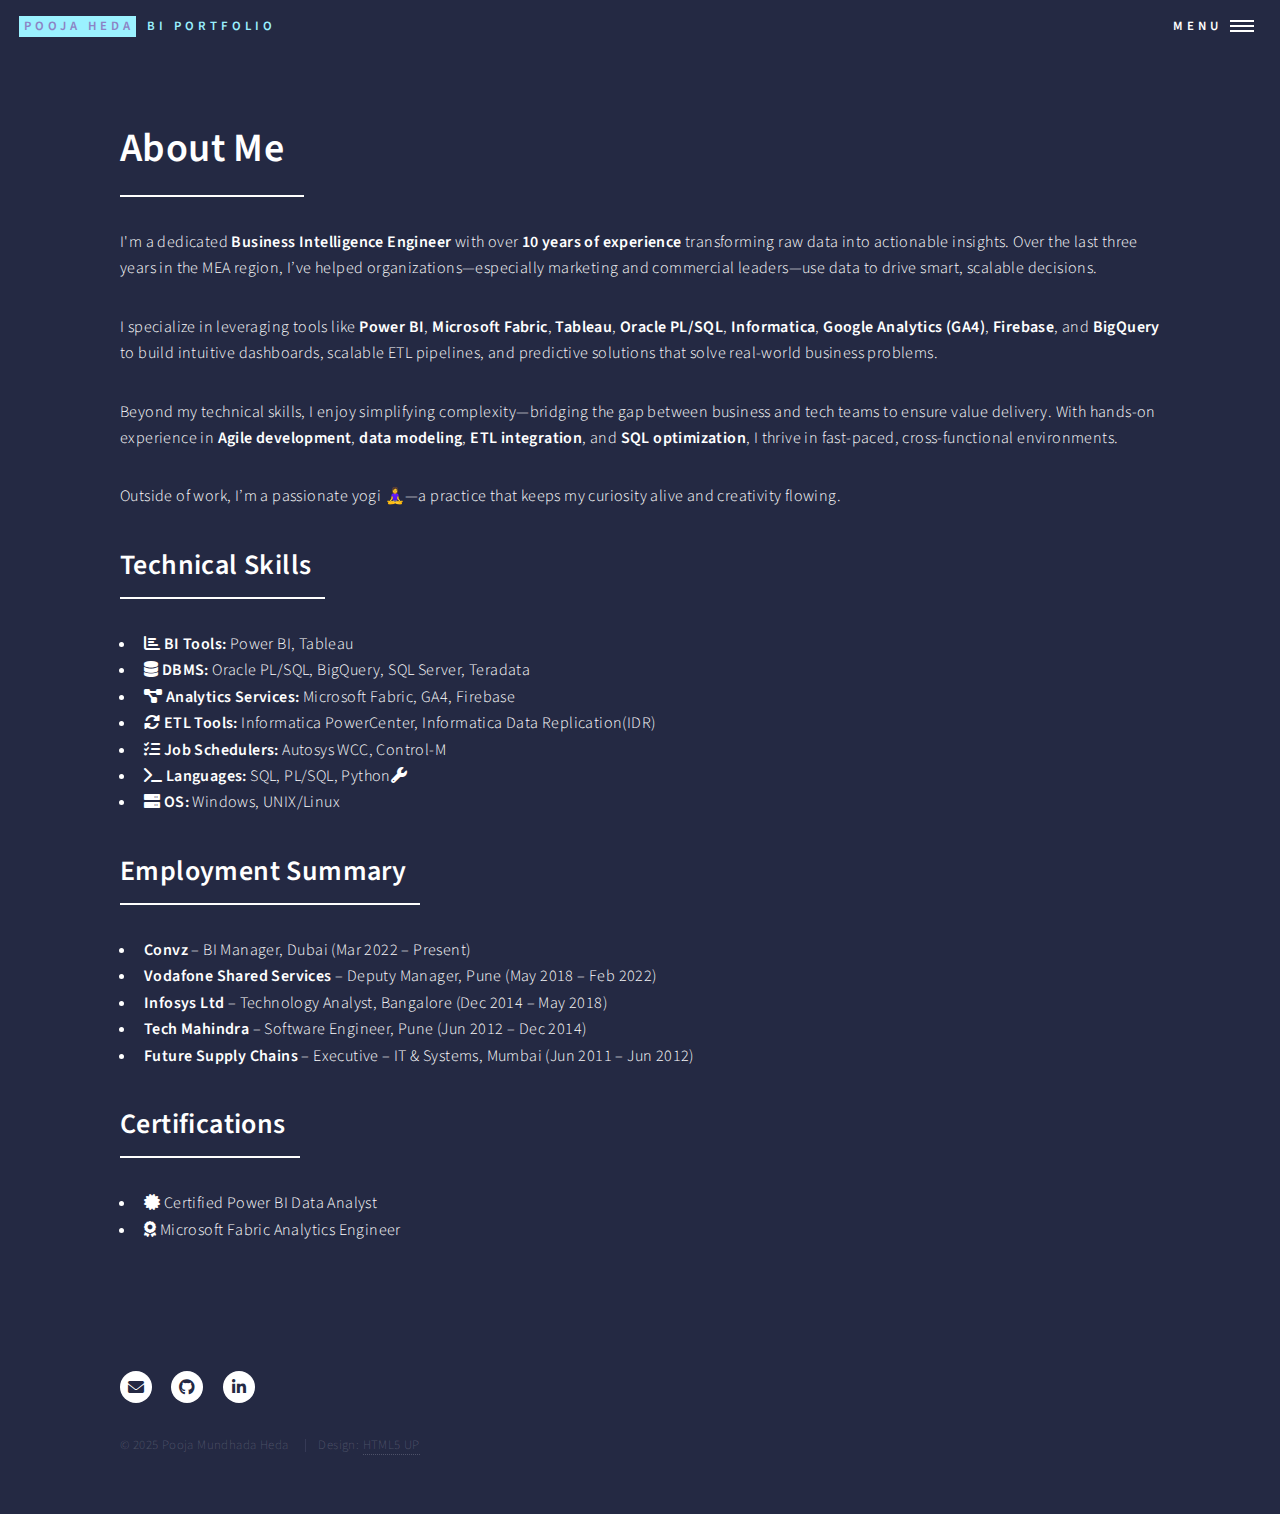
<file: about.html>
<!DOCTYPE HTML>
<html>
<head>
  <title>About - Pooja Mundhada Heda</title>
  <meta charset="utf-8" />
  <meta name="viewport" content="width=device-width, initial-scale=1, user-scalable=no" />
  <link rel="stylesheet" href="assets/css/main.css" />
  <link rel="stylesheet" href="https://cdnjs.cloudflare.com/ajax/libs/font-awesome/6.0.0-beta3/css/all.min.css" />
  <noscript><link rel="stylesheet" href="assets/css/noscript.css" /></noscript>
</head>
<body class="is-preload">
  <div id="wrapper">

    <!-- Header -->
    <header id="header" class="alt style2">
      <a href="index.html" class="logo"><strong>Pooja Heda</strong> <span>BI Portfolio</span></a>
      <nav><a href="#menu">Menu</a></nav>
    </header>

    <!-- Menu -->
    <nav id="menu">
      <ul class="links">
        <li><a href="index.html">Home</a></li>
        <li><a href="index.html#projects">Projects</a></li>
        <li><a href="#footer">Contact</a></li>
      </ul>
    </nav>

    <!-- Main Content -->
    <section id="one">
      <div class="inner">
        <header class="major">
          <h1>About Me</h1>
        </header>

        <p>
          I'm a dedicated <strong>Business Intelligence Engineer</strong> with over <strong>10 years of experience</strong> transforming raw data into actionable insights. Over the last three years in the MEA region, I’ve helped organizations—especially marketing and commercial leaders—use data to drive smart, scalable decisions.
        </p>

        <p>
          I specialize in leveraging tools like <strong>Power BI</strong>, <strong>Microsoft Fabric</strong>, <strong>Tableau</strong>, <strong>Oracle PL/SQL</strong>, <strong>Informatica</strong>, <strong>Google Analytics (GA4)</strong>, <strong>Firebase</strong>, and <strong>BigQuery</strong> to build intuitive dashboards, scalable ETL pipelines, and predictive solutions that solve real-world business problems.
        </p>

        <p>
          Beyond my technical skills, I enjoy simplifying complexity—bridging the gap between business and tech teams to ensure value delivery. With hands-on experience in <strong>Agile development</strong>, <strong>data modeling</strong>, <strong>ETL integration</strong>, and <strong>SQL optimization</strong>, I thrive in fast-paced, cross-functional environments.
        </p>

        <p>
          Outside of work, I’m a passionate yogi 🧘‍♀️—a practice that keeps my curiosity alive and creativity flowing.
        </p>

        <header class="major">
          <h2>Technical Skills</h2>
        </header>
        <ul>
          <li><i class="fas fa-chart-bar"></i> <strong>BI Tools:</strong> Power BI, Tableau</li>
          <li><i class="fas fa-database"></i> <strong>DBMS:</strong> Oracle PL/SQL, BigQuery, SQL Server, Teradata</li>
          <li><i class="fas fa-project-diagram"></i> <strong>Analytics Services:</strong> Microsoft Fabric, GA4, Firebase</li>
          <li><i class="fas fa-sync-alt"></i> <strong>ETL Tools:</strong> Informatica PowerCenter, Informatica Data Replication(IDR)</li>
          <li><i class="fas fa-tasks"></i> <strong>Job Schedulers:</strong> Autosys WCC, Control-M</li>
          <li><i class="fas fa-terminal"></i> <strong>Languages:</strong> SQL, PL/SQL, Python<i class="fas fa-wrench"></i></li>
          <li><i class="fas fa-server"></i> <strong>OS:</strong> Windows, UNIX/Linux</li>
        </ul>

        <header class="major">
          <h2>Employment Summary</h2>
        </header>
        <ul>
          <li><strong>Convz</strong> – BI Manager, Dubai (Mar 2022 – Present)</li>
          <li><strong>Vodafone Shared Services</strong> – Deputy Manager, Pune (May 2018 – Feb 2022)</li>
          <li><strong>Infosys Ltd</strong> – Technology Analyst, Bangalore (Dec 2014 – May 2018)</li>
          <li><strong>Tech Mahindra</strong> – Software Engineer, Pune (Jun 2012 – Dec 2014)</li>
          <li><strong>Future Supply Chains</strong> – Executive – IT & Systems, Mumbai (Jun 2011 – Jun 2012)</li>
        </ul>

        <header class="major">
          <h2>Certifications</h2>
        </header>
        <ul>
          <li><i class="fas fa-certificate"></i> Certified Power BI Data Analyst</li>
          <li><i class="fas fa-award"></i> Microsoft Fabric Analytics Engineer</li>
        </ul>
      </div>
    </section>

    <!-- Footer -->
    <footer id="footer">
      <div class="inner">
        <ul class="icons">
          <li><a href="mailto:mundhada.pooja@gmail.com" class="icon solid alt fa-envelope"><span class="label">Email</span></a></li>
          <li><a href="https://github.com/poojamundhada" class="icon brands alt fa-github"><span class="label">GitHub</span></a></li>
          <li><a href="https://www.linkedin.com/in/pooja-mundhada/" class="icon brands alt fa-linkedin-in"><span class="label">LinkedIn</span></a></li>
        </ul>
        <ul class="copyright">
          <li>&copy; 2025 Pooja Mundhada Heda</li>
          <li>Design: <a href="https://html5up.net">HTML5 UP</a></li>
        </ul>
      </div>
    </footer>

  </div>

  <!-- Scripts -->
  <script src="assets/js/jquery.min.js"></script>
  <script src="assets/js/jquery.scrolly.min.js"></script>
  <script src="assets/js/jquery.scrollex.min.js"></script>
  <script src="assets/js/browser.min.js"></script>
  <script src="assets/js/breakpoints.min.js"></script>
  <script src="assets/js/util.js"></script>
  <script src="assets/js/main.js"></script>
</body>
</html>
</file>
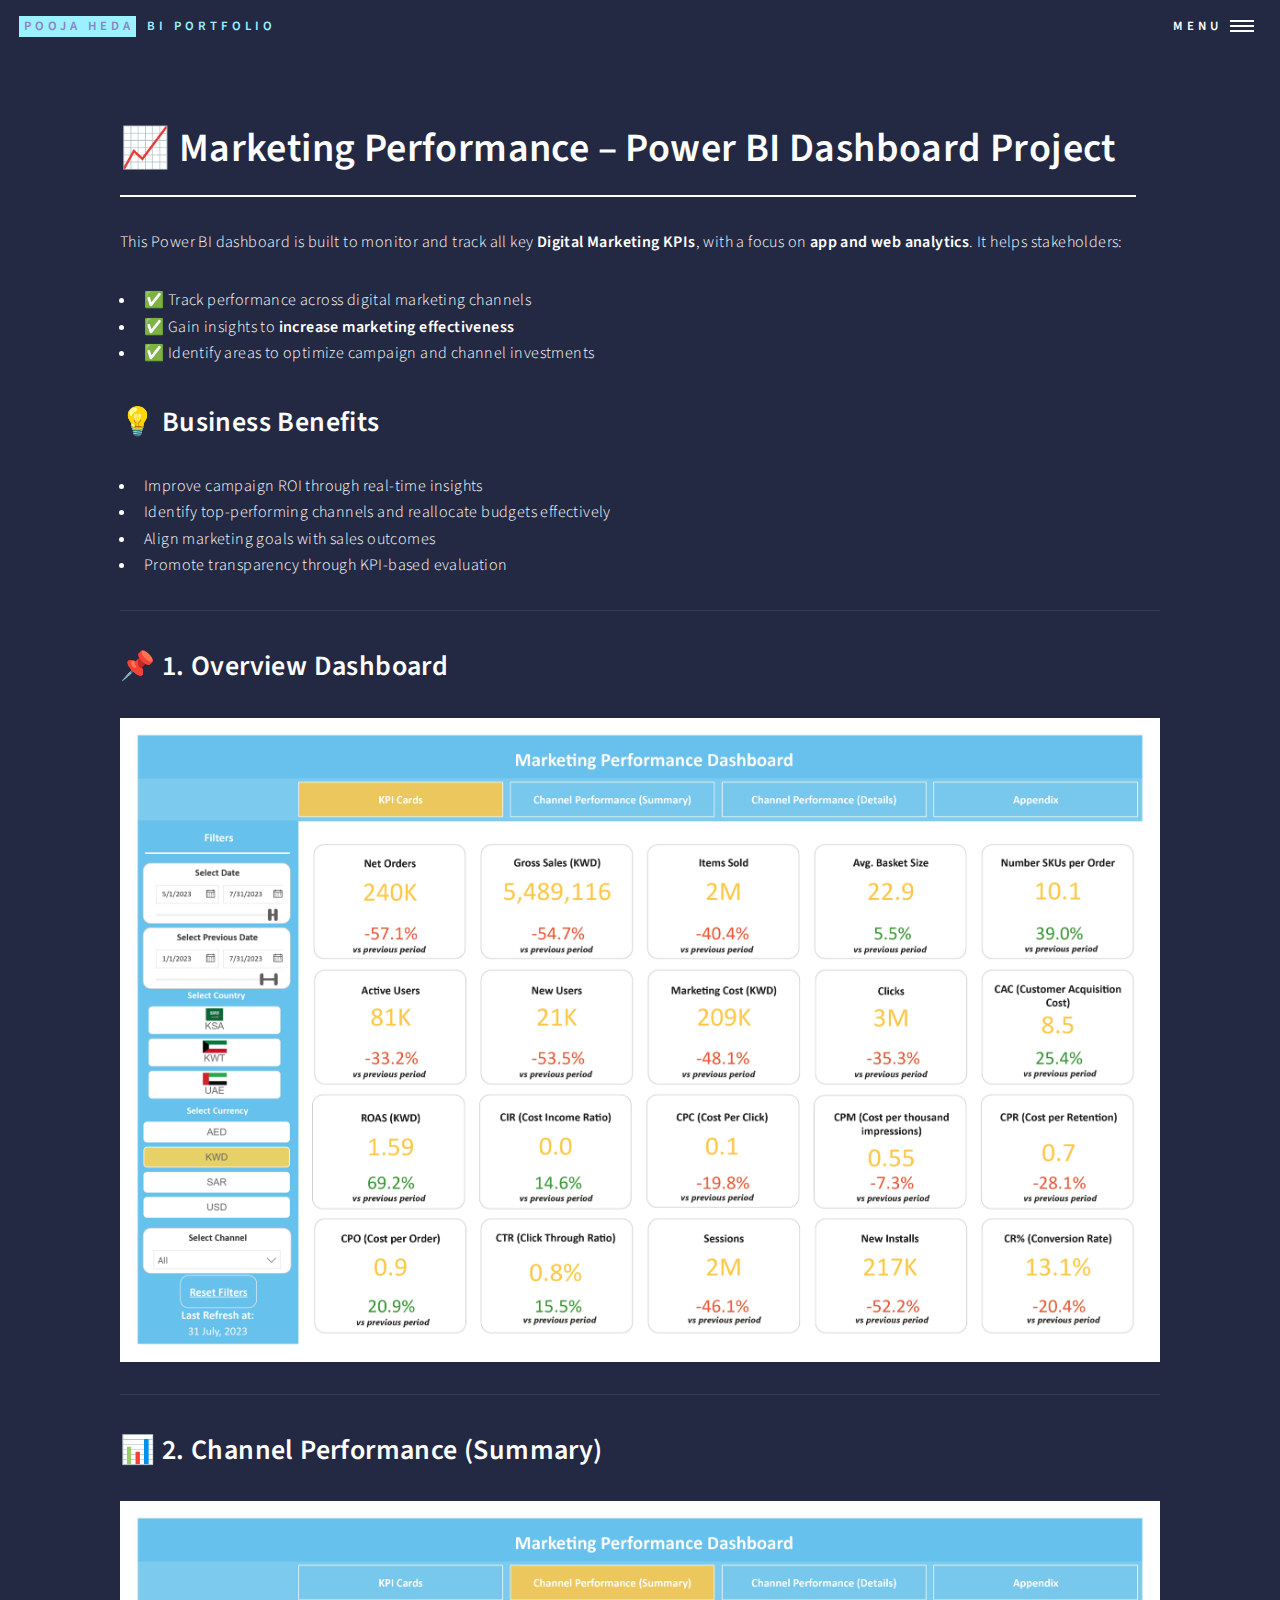
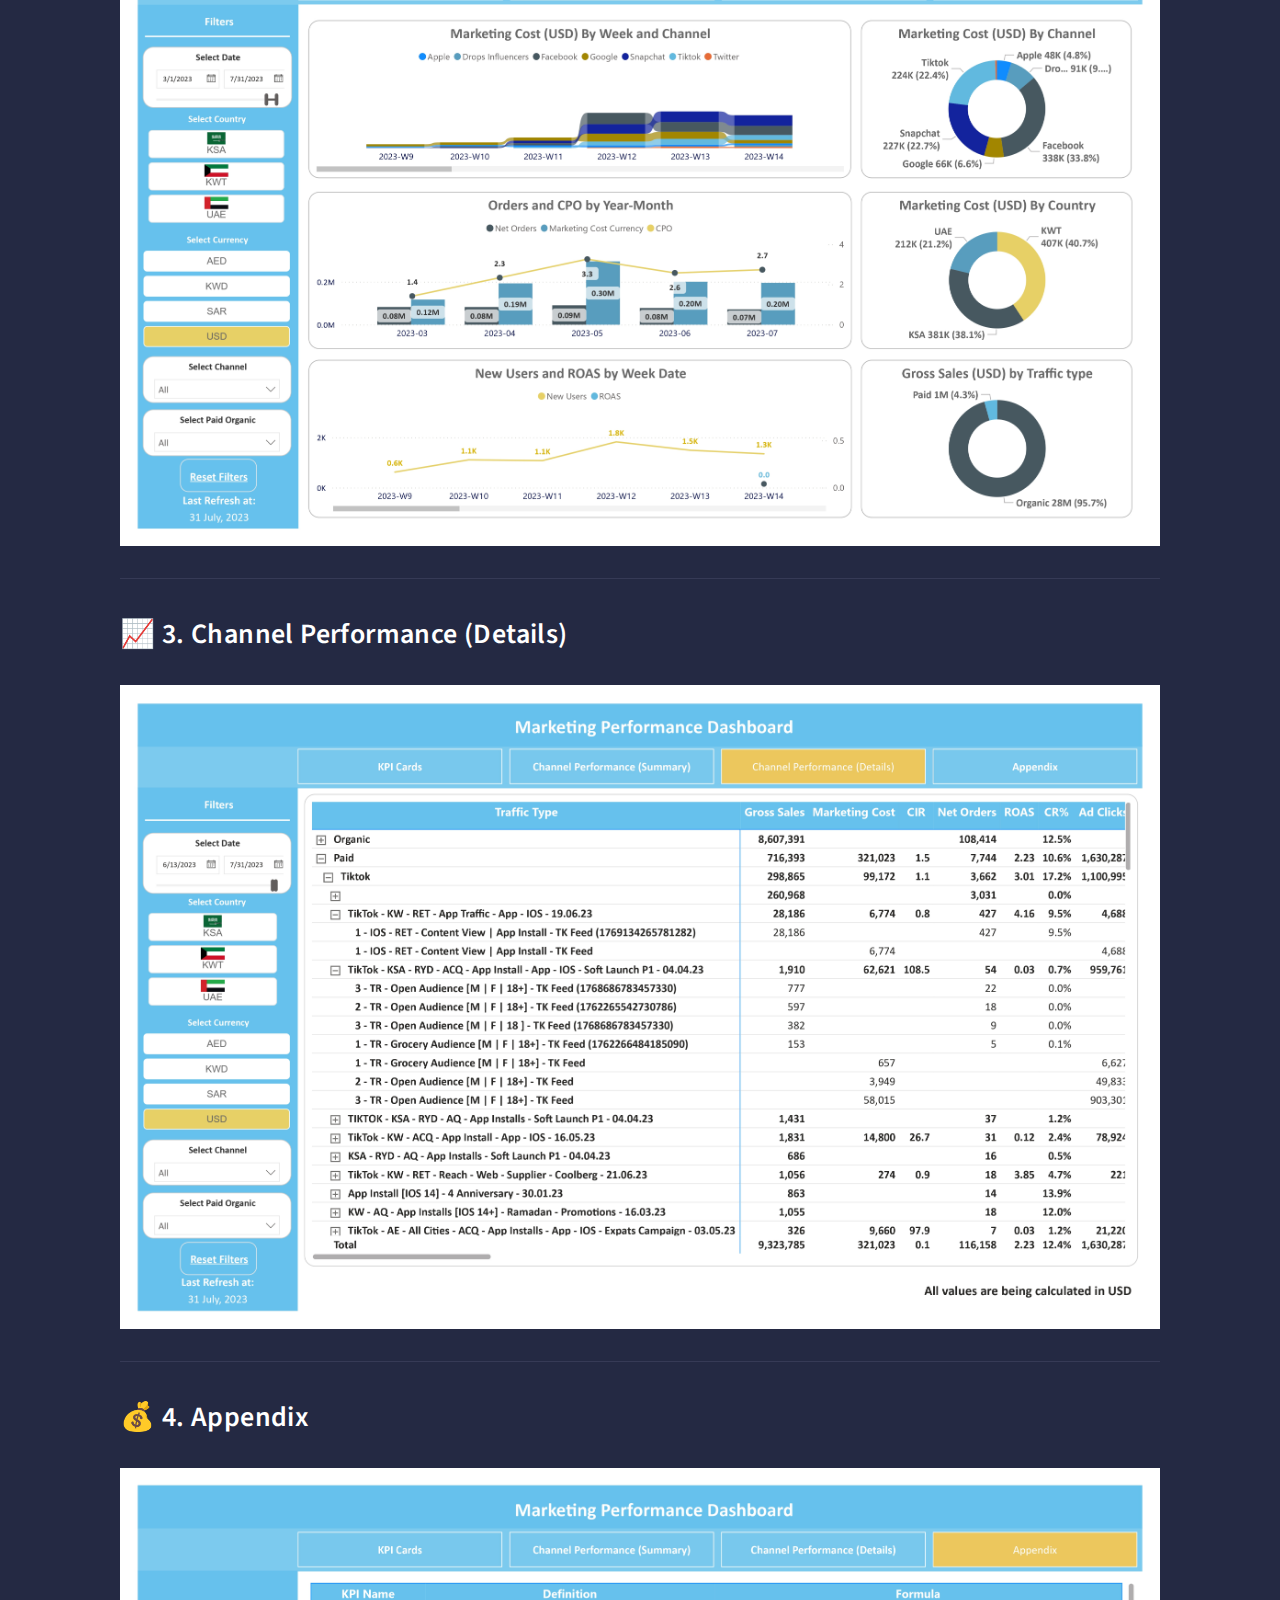
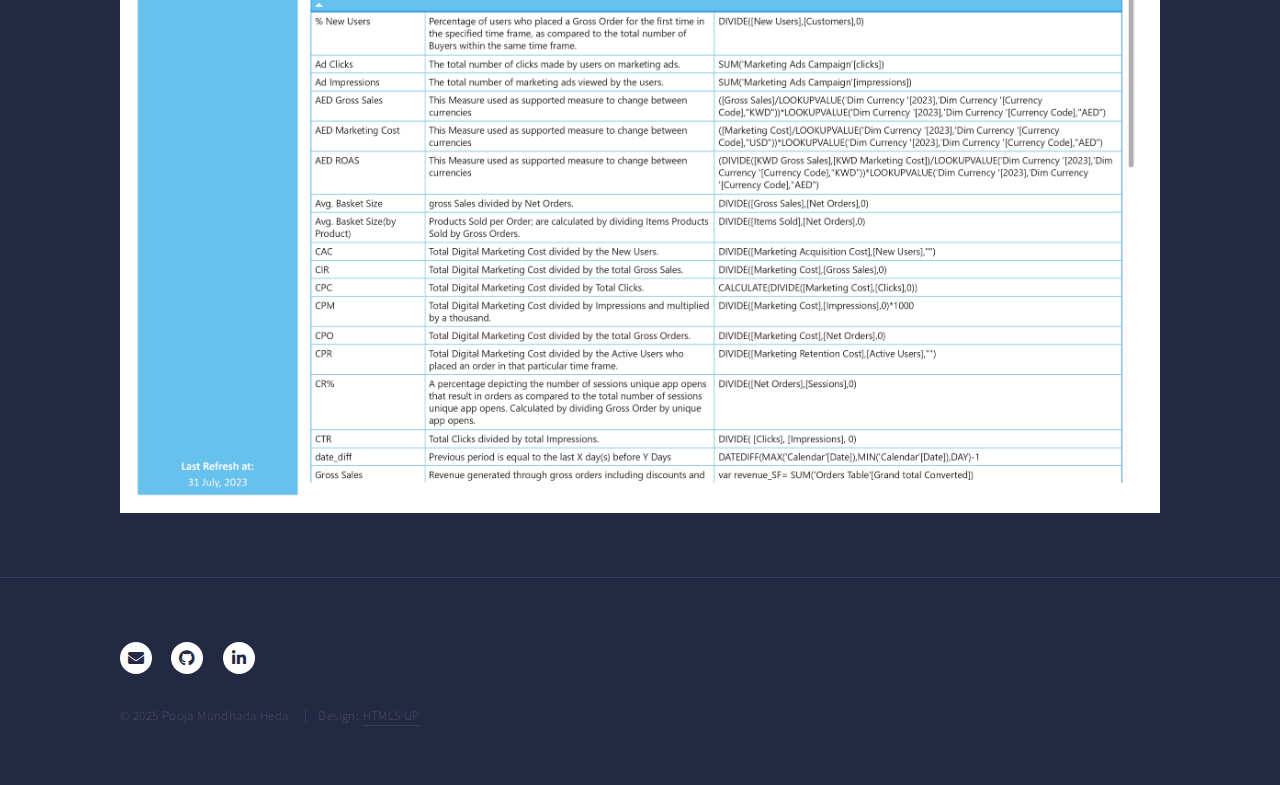
<file: marketing.html>
<!DOCTYPE HTML>
<html>
<head>
  <title>📈 Marketing Performance – Power BI Dashboard</title>
  <meta charset="utf-8" />
  <meta name="viewport" content="width=device-width, initial-scale=1, user-scalable=no" />
  <link rel="stylesheet" href="assets/css/main.css" />
  <noscript><link rel="stylesheet" href="assets/css/noscript.css" /></noscript>
</head>
<body class="is-preload">

  <div id="wrapper">

    <!-- Header -->
    <header id="header" class="alt style2">
      <a href="index.html" class="logo"><strong>Pooja Heda</strong> <span>BI Portfolio</span></a>
      <nav><a href="#menu">Menu</a></nav>
    </header>

    <!-- Menu -->
    <nav id="menu">
      <ul class="links">
        <li><a href="index.html">Home</a></li>
        <li><a href="about.html">About</a></li>
        <li><a href="#footer">Contact</a></li>
      </ul>
    </nav>

    <!-- Main -->
    <div id="main" class="alt">
      <section id="one">
        <div class="inner">
          <header class="major">
            <h1>📈 Marketing Performance – Power BI Dashboard Project</h1>
          </header>

          <p>This Power BI dashboard is built to monitor and track all key <strong>Digital Marketing KPIs</strong>, with a focus on <strong>app and web analytics</strong>. It helps stakeholders:</p>
          <ul>
            <li>✅ Track performance across digital marketing channels</li>
            <li>✅ Gain insights to <strong>increase marketing effectiveness</strong></li>
            <li>✅ Identify areas to optimize campaign and channel investments</li>
          </ul>

          <h2>💡 Business Benefits</h2>
          <ul>
            <li>Improve campaign ROI through real-time insights</li>
            <li>Identify top-performing channels and reallocate budgets effectively</li>
            <li>Align marketing goals with sales outcomes</li>
            <li>Promote transparency through KPI-based evaluation</li>
          </ul>

          <hr />

          <h2>📌 1. Overview Dashboard</h2>
          <span class="image fit">
            <img src="./Marketing-Performance-Project/Images/Marketing Performance dashboard_page-0001.jpg" alt="Overview Dashboard" />
          </span>

          <hr />

          <h2>📊 2. Channel Performance (Summary)</h2>
          <span class="image fit">
            <img src="./Marketing-Performance-Project/Images/Marketing Performance dashboard_page-0002.jpg" alt="Channel Performance Summary" />
          </span>

          <hr />

          <h2>📈 3. Channel Performance (Details)</h2>
          <span class="image fit">
            <img src="./Marketing-Performance-Project/Images/Marketing Performance dashboard_page-0003.jpg" alt="Channel Performance Details" />
          </span>

          <hr />

          <h2>💰 4. Appendix</h2>
          <span class="image fit">
            <img src="./Marketing-Performance-Project/Images/Marketing Performance dashboard_page-0004.jpg" alt="Appendix" />
          </span>
        </div>
      </section>
    </div>

    <!-- Footer -->
    <footer id="footer">
      <div class="inner">
        <ul class="icons">
          <li><a href="mailto:your-email@example.com" class="icon solid alt fa-envelope"><span class="label">Email</span></a></li>
          <li><a href="https://github.com/your-github" class="icon brands alt fa-github"><span class="label">GitHub</span></a></li>
          <li><a href="https://www.linkedin.com/in/pooja-mundhada/" class="icon brands alt fa-linkedin-in"><span class="label">LinkedIn</span></a></li>
        </ul>
        <ul class="copyright">
          <li>&copy; 2025 Pooja Mundhada Heda</li>
          <li>Design: <a href="https://html5up.net">HTML5 UP</a></li>
        </ul>
      </div>
    </footer>

  </div>

  <!-- Scripts -->
  <script src="assets/js/jquery.min.js"></script>
  <script src="assets/js/jquery.scrolly.min.js"></script>
  <script src="assets/js/jquery.scrollex.min.js"></script>
  <script src="assets/js/browser.min.js"></script>
  <script src="assets/js/breakpoints.min.js"></script>
  <script src="assets/js/util.js"></script>
  <script src="assets/js/main.js"></script>
</body>
</html>
</file>
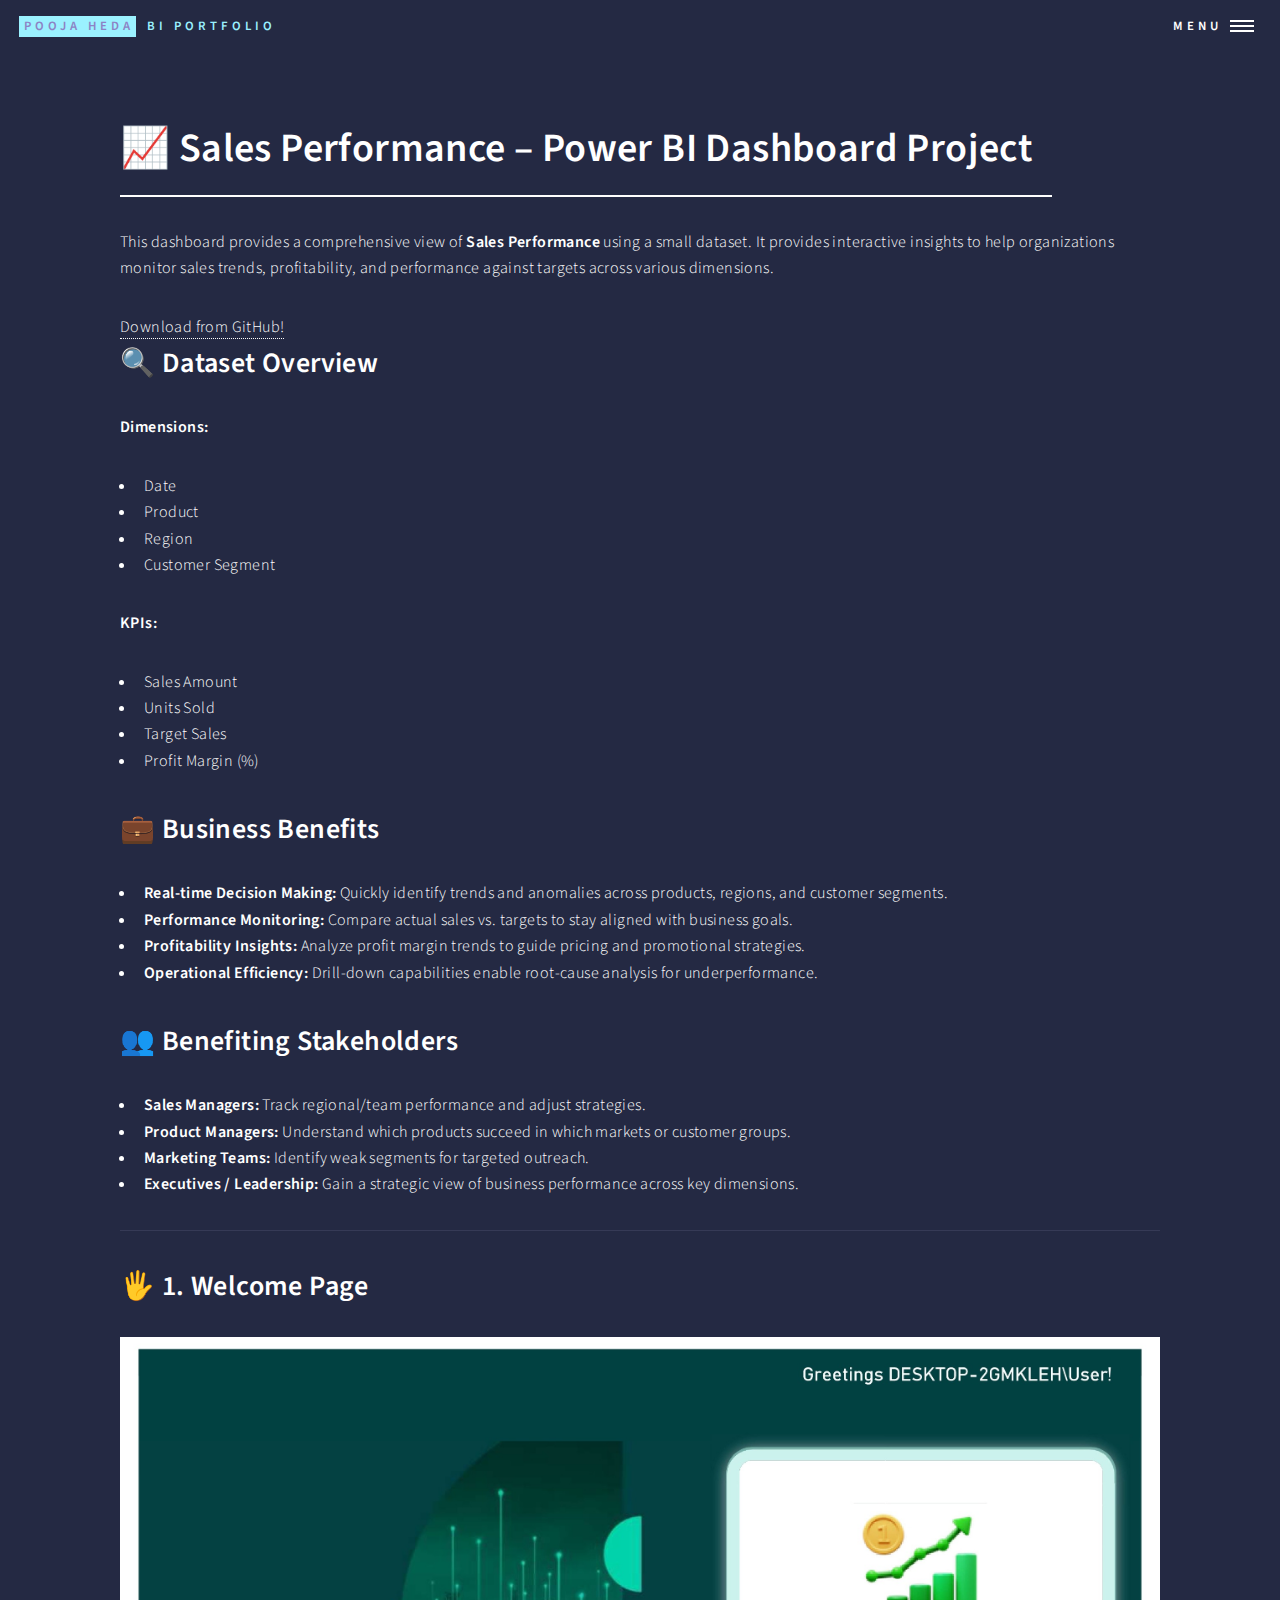
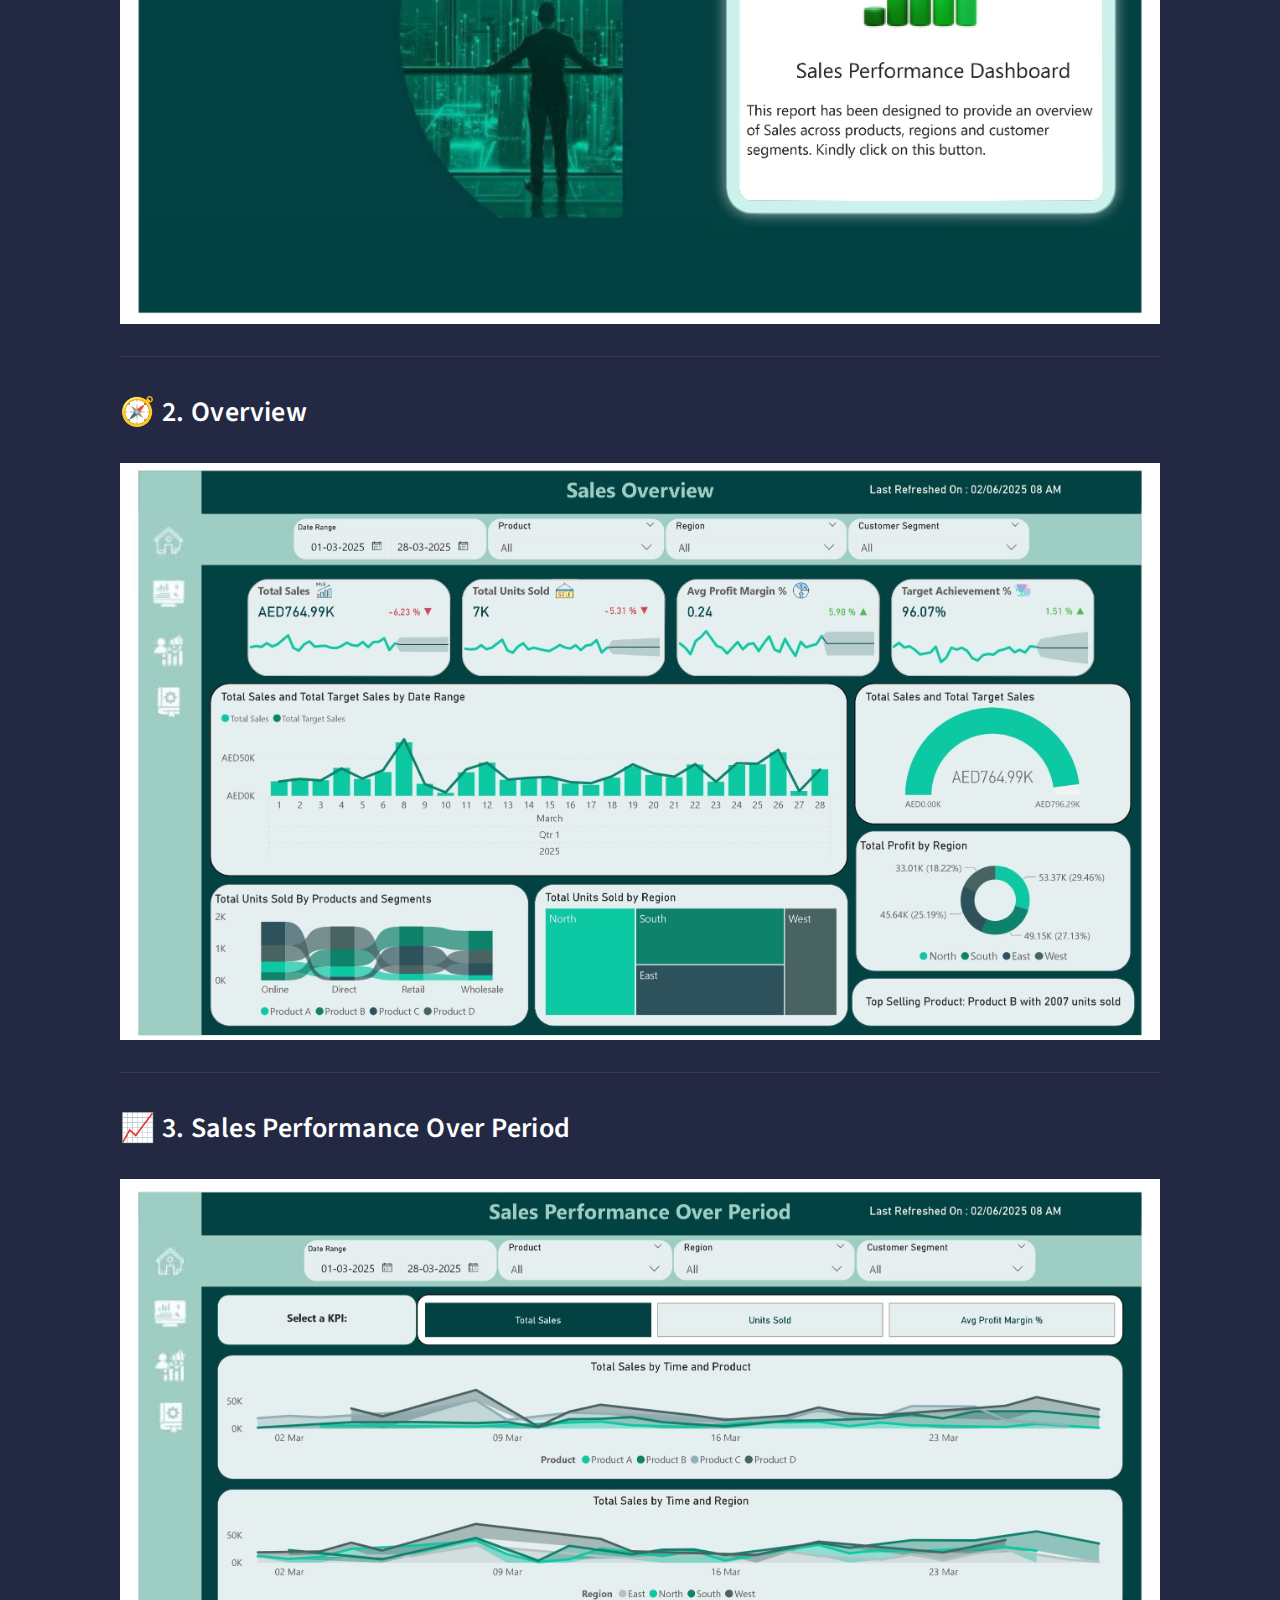
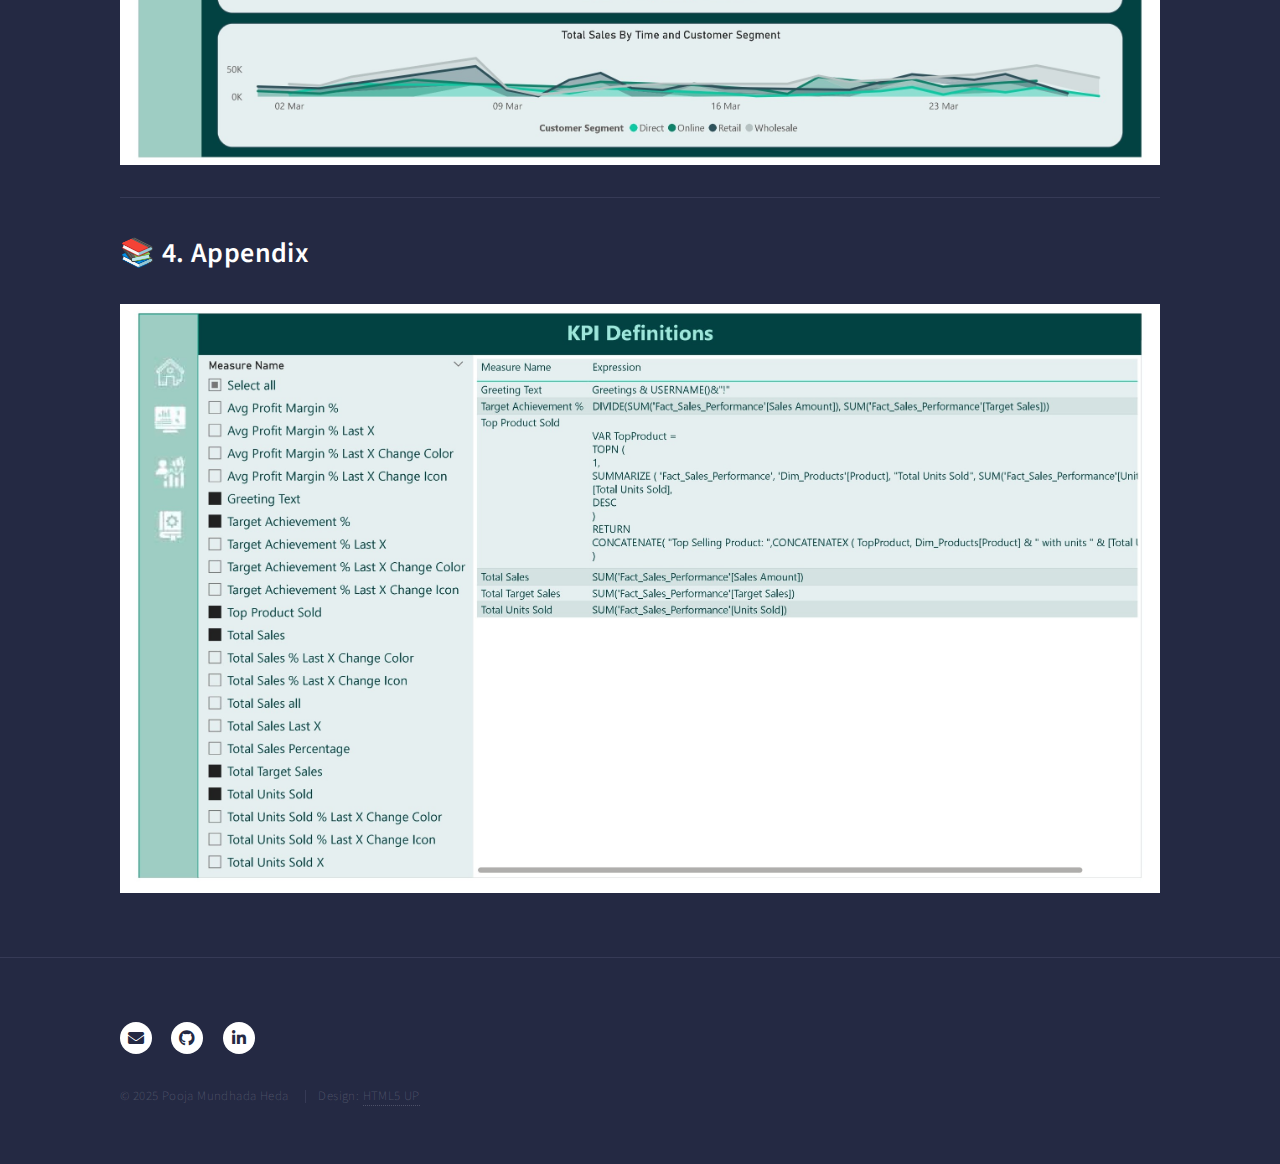
<file: sales.html>
<!DOCTYPE HTML>
<html>
<head>
  <title>📈 Sales Performance – Power BI Dashboard</title>
  <meta charset="utf-8" />
  <meta name="viewport" content="width=device-width, initial-scale=1, user-scalable=no" />
  <link rel="stylesheet" href="assets/css/main.css" />
  <noscript><link rel="stylesheet" href="assets/css/noscript.css" /></noscript>
</head>
<body class="is-preload">

  <div id="wrapper">

    <!-- Header -->
    <header id="header" class="alt style2">
      <a href="index.html" class="logo"><strong>Pooja Heda</strong> <span>BI Portfolio</span></a>
      <nav><a href="#menu">Menu</a></nav>
    </header>

    <!-- Menu -->
    <nav id="menu">
      <ul class="links">
        <li><a href="index.html">Home</a></li>
        <li><a href="about.html">About</a></li>
        <li><a href="#footer">Contact</a></li>
      </ul>
    </nav>

    <!-- Main -->
    <div id="main" class="alt">
      <section id="one">
        <div class="inner">
          <header class="major">
            <h1>📈 Sales Performance – Power BI Dashboard Project</h1>
          </header>

          <p>This dashboard provides a comprehensive view of <strong>Sales Performance</strong> using a small dataset. It provides interactive insights to help organizations monitor sales trends, profitability, and performance against targets across various dimensions.</p>
          <a href="https://github.com/poojamundhada/BI-Portfolio/blob/main/Sales-Performance-Project/Sales%20Performance%20Dashboard.pbix" target="_blank">Download from GitHub!</a>
          <h2>🔍 Dataset Overview</h2>
          <p><strong>Dimensions:</strong></p>
          <ul>
            <li>Date</li>
            <li>Product</li>
            <li>Region</li>
            <li>Customer Segment</li>
          </ul>
          <p><strong>KPIs:</strong></p>
          <ul>
            <li>Sales Amount</li>
            <li>Units Sold</li>
            <li>Target Sales</li>
            <li>Profit Margin (%)</li>
          </ul>

          <h2>💼 Business Benefits</h2>
          <ul>
            <li><strong>Real-time Decision Making:</strong> Quickly identify trends and anomalies across products, regions, and customer segments.</li>
            <li><strong>Performance Monitoring:</strong> Compare actual sales vs. targets to stay aligned with business goals.</li>
            <li><strong>Profitability Insights:</strong> Analyze profit margin trends to guide pricing and promotional strategies.</li>
            <li><strong>Operational Efficiency:</strong> Drill-down capabilities enable root-cause analysis for underperformance.</li>
          </ul>

          <h2>👥 Benefiting Stakeholders</h2>
          <ul>
            <li><strong>Sales Managers:</strong> Track regional/team performance and adjust strategies.</li>
            <li><strong>Product Managers:</strong> Understand which products succeed in which markets or customer groups.</li>
            <li><strong>Marketing Teams:</strong> Identify weak segments for targeted outreach.</li>
            <li><strong>Executives / Leadership:</strong> Gain a strategic view of business performance across key dimensions.</li>
          </ul>

          <hr />

          <h2>🖐️ 1. Welcome Page</h2>
          <span class="image fit">
            <img src="Sales-Performance-Project/Images/Sales Performance 0001.jpg" alt="Welcome Page" />
          </span>

          <hr />

          <h2>🧭 2. Overview</h2>
          <span class="image fit">
            <img src="Sales-Performance-Project/Images/Sales Performance 0002.jpg" alt="Overview" />
          </span>

          <hr />

          <h2>📈 3. Sales Performance Over Period</h2>
          <span class="image fit">
            <img src="Sales-Performance-Project/Images/Sales Performance 0003.jpg" alt="Sales Performance Over Period" />
          </span>

          <hr />

          <h2>📚 4. Appendix</h2>
          <span class="image fit">
            <img src="Sales-Performance-Project/Images/Sales Performance 0004.jpg" alt="Appendix" />
          </span>

        </div>
      </section>
    </div>

    <!-- Footer -->
    <footer id="footer">
      <div class="inner">
        <ul class="icons">
          <li><a href="mailto:your-email@example.com" class="icon solid alt fa-envelope"><span class="label">Email</span></a></li>
          <li><a href="https://github.com/your-github" class="icon brands alt fa-github"><span class="label">GitHub</span></a></li>
          <li><a href="https://www.linkedin.com/in/pooja-mundhada/" class="icon brands alt fa-linkedin-in"><span class="label">LinkedIn</span></a></li>
        </ul>
        <ul class="copyright">
          <li>&copy; 2025 Pooja Mundhada Heda</li>
          <li>Design: <a href="https://html5up.net">HTML5 UP</a></li>
        </ul>
      </div>
    </footer>

  </div>

  <!-- Scripts -->
  <script src="assets/js/jquery.min.js"></script>
  <script src="assets/js/jquery.scrolly.min.js"></script>
  <script src="assets/js/jquery.scrollex.min.js"></script>
  <script src="assets/js/browser.min.js"></script>
  <script src="assets/js/breakpoints.min.js"></script>
  <script src="assets/js/util.js"></script>
  <script src="assets/js/main.js"></script>
</body>
</html>
</file>
<file: assets/css/noscript.css>
/*
	Forty by HTML5 UP
	html5up.net | @ajlkn
	Free for personal and commercial use under the CCA 3.0 license (html5up.net/license)
*/

/* Banner */

	body.is-preload #banner:after {
		opacity: 0.85;
	}

	body.is-preload #banner > .inner {
		-moz-filter: none;
		-webkit-filter: none;
		-ms-filter: none;
		filter: none;
		-moz-transform: none;
		-webkit-transform: none;
		-ms-transform: none;
		transform: none;
		opacity: 1;
	}
</file>
<file: assets/css/main.css>
@import url(fontawesome-all.min.css);
@import url("https://fonts.googleapis.com/css?family=Source+Sans+Pro:300,300italic,600,600italic");

/*
	Forty by HTML5 UP
	html5up.net | @ajlkn
	Free for personal and commercial use under the CCA 3.0 license (html5up.net/license)
*/

html, body, div, span, applet, object,
iframe, h1, h2, h3, h4, h5, h6, p, blockquote,
pre, a, abbr, acronym, address, big, cite,
code, del, dfn, em, img, ins, kbd, q, s, samp,
small, strike, strong, sub, sup, tt, var, b,
u, i, center, dl, dt, dd, ol, ul, li, fieldset,
form, label, legend, table, caption, tbody,
tfoot, thead, tr, th, td, article, aside,
canvas, details, embed, figure, figcaption,
footer, header, hgroup, menu, nav, output, ruby,
section, summary, time, mark, audio, video {
	margin: 0;
	padding: 0;
	border: 0;
	font-size: 100%;
	font: inherit;
	vertical-align: baseline;}

article, aside, details, figcaption, figure,
footer, header, hgroup, menu, nav, section {
	display: block;}

body {
	line-height: 1;
}

ol, ul {
	list-style: none;
}

blockquote, q {
	quotes: none;
}

	blockquote:before, blockquote:after, q:before, q:after {
		content: '';
		content: none;
	}

table {
	border-collapse: collapse;
	border-spacing: 0;
}

body {
	-webkit-text-size-adjust: none;
}

mark {
	background-color: transparent;
	color: inherit;
}

input::-moz-focus-inner {
	border: 0;
	padding: 0;
}

input, select, textarea {
	-moz-appearance: none;
	-webkit-appearance: none;
	-ms-appearance: none;
	appearance: none;
}

/* Basic */

	@-ms-viewport {
		width: device-width;
	}

	body {
		-ms-overflow-style: scrollbar;
	}

	@media screen and (max-width: 480px) {

		html, body {
			min-width: 320px;
		}

	}

	html {
		box-sizing: border-box;
	}

	*, *:before, *:after {
		box-sizing: inherit;
	}

	body {
		background: #242943;
	}

		body.is-preload *, body.is-preload *:before, body.is-preload *:after {
			-moz-animation: none !important;
			-webkit-animation: none !important;
			-ms-animation: none !important;
			animation: none !important;
			-moz-transition: none !important;
			-webkit-transition: none !important;
			-ms-transition: none !important;
			transition: none !important;
		}

/* Type */

	body, input, select, textarea {
		color: #ffffff;
		font-family: "Source Sans Pro", Helvetica, sans-serif;
		font-size: 17pt;
		font-weight: 300;
		letter-spacing: 0.025em;
		line-height: 1.65;
	}

		@media screen and (max-width: 1680px) {

			body, input, select, textarea {
				font-size: 14pt;
			}

		}

		@media screen and (max-width: 1280px) {

			body, input, select, textarea {
				font-size: 12pt;
			}

		}

		@media screen and (max-width: 360px) {

			body, input, select, textarea {
				font-size: 11pt;
			}

		}

	a {
		-moz-transition: color 0.2s ease-in-out, border-bottom-color 0.2s ease-in-out;
		-webkit-transition: color 0.2s ease-in-out, border-bottom-color 0.2s ease-in-out;
		-ms-transition: color 0.2s ease-in-out, border-bottom-color 0.2s ease-in-out;
		transition: color 0.2s ease-in-out, border-bottom-color 0.2s ease-in-out;
		border-bottom: dotted 1px;
		color: inherit;
		text-decoration: none;
	}

		a:hover {
			border-bottom-color: transparent;
			color: #9bf1ff !important;
		}

		a:active {
			color: #53e3fb !important;
		}

	strong, b {
		color: #ffffff;
		font-weight: 600;
	}

	em, i {
		font-style: italic;
	}

	p {
		margin: 0 0 2em 0;
	}

	h1, h2, h3, h4, h5, h6 {
		color: #ffffff;
		font-weight: 600;
		line-height: 1.65;
		margin: 0 0 1em 0;
	}

		h1 a, h2 a, h3 a, h4 a, h5 a, h6 a {
			color: inherit;
			border-bottom: 0;
		}

	h1 {
		font-size: 2.5em;
	}

	h2 {
		font-size: 1.75em;
	}

	h3 {
		font-size: 1.35em;
	}

	h4 {
		font-size: 1.1em;
	}

	h5 {
		font-size: 0.9em;
	}

	h6 {
		font-size: 0.7em;
	}

	@media screen and (max-width: 736px) {

		h1 {
			font-size: 2em;
		}

		h2 {
			font-size: 1.5em;
		}

		h3 {
			font-size: 1.25em;
		}

	}

	sub {
		font-size: 0.8em;
		position: relative;
		top: 0.5em;
	}

	sup {
		font-size: 0.8em;
		position: relative;
		top: -0.5em;
	}

	blockquote {
		border-left: solid 4px rgba(212, 212, 255, 0.1);
		font-style: italic;
		margin: 0 0 2em 0;
		padding: 0.5em 0 0.5em 2em;
	}

	code {
		background: rgba(212, 212, 255, 0.035);
		font-family: "Courier New", monospace;
		font-size: 0.9em;
		margin: 0 0.25em;
		padding: 0.25em 0.65em;
	}

	pre {
		-webkit-overflow-scrolling: touch;
		font-family: "Courier New", monospace;
		font-size: 0.9em;
		margin: 0 0 2em 0;
	}

		pre code {
			display: block;
			line-height: 1.75;
			padding: 1em 1.5em;
			overflow-x: auto;
		}

	hr {
		border: 0;
		border-bottom: solid 1px rgba(212, 212, 255, 0.1);
		margin: 2em 0;
	}

		hr.major {
			margin: 3em 0;
		}

	.align-left {
		text-align: left;
	}

	.align-center {
		text-align: center;
	}

	.align-right {
		text-align: right;
	}

/* Row */

	.row {
		display: flex;
		flex-wrap: wrap;
		box-sizing: border-box;
		align-items: stretch;
	}

		.row > * {
			box-sizing: border-box;
		}

		.row.gtr-uniform > * > :last-child {
			margin-bottom: 0;
		}

		.row.aln-left {
			justify-content: flex-start;
		}

		.row.aln-center {
			justify-content: center;
		}

		.row.aln-right {
			justify-content: flex-end;
		}

		.row.aln-top {
			align-items: flex-start;
		}

		.row.aln-middle {
			align-items: center;
		}

		.row.aln-bottom {
			align-items: flex-end;
		}

		.row > .imp {
			order: -1;
		}

		.row > .col-1 {
			width: 8.33333%;
		}

		.row > .off-1 {
			margin-left: 8.33333%;
		}

		.row > .col-2 {
			width: 16.66667%;
		}

		.row > .off-2 {
			margin-left: 16.66667%;
		}

		.row > .col-3 {
			width: 25%;
		}

		.row > .off-3 {
			margin-left: 25%;
		}

		.row > .col-4 {
			width: 33.33333%;
		}

		.row > .off-4 {
			margin-left: 33.33333%;
		}

		.row > .col-5 {
			width: 41.66667%;
		}

		.row > .off-5 {
			margin-left: 41.66667%;
		}

		.row > .col-6 {
			width: 50%;
		}

		.row > .off-6 {
			margin-left: 50%;
		}

		.row > .col-7 {
			width: 58.33333%;
		}

		.row > .off-7 {
			margin-left: 58.33333%;
		}

		.row > .col-8 {
			width: 66.66667%;
		}

		.row > .off-8 {
			margin-left: 66.66667%;
		}

		.row > .col-9 {
			width: 75%;
		}

		.row > .off-9 {
			margin-left: 75%;
		}

		.row > .col-10 {
			width: 83.33333%;
		}

		.row > .off-10 {
			margin-left: 83.33333%;
		}

		.row > .col-11 {
			width: 91.66667%;
		}

		.row > .off-11 {
			margin-left: 91.66667%;
		}

		.row > .col-12 {
			width: 100%;
		}

		.row > .off-12 {
			margin-left: 100%;
		}

		.row.gtr-0 {
			margin-top: 0;
			margin-left: 0em;
		}

			.row.gtr-0 > * {
				padding: 0 0 0 0em;
			}

			.row.gtr-0.gtr-uniform {
				margin-top: 0em;
			}

				.row.gtr-0.gtr-uniform > * {
					padding-top: 0em;
				}

		.row.gtr-25 {
			margin-top: 0;
			margin-left: -0.5em;
		}

			.row.gtr-25 > * {
				padding: 0 0 0 0.5em;
			}

			.row.gtr-25.gtr-uniform {
				margin-top: -0.5em;
			}

				.row.gtr-25.gtr-uniform > * {
					padding-top: 0.5em;
				}

		.row.gtr-50 {
			margin-top: 0;
			margin-left: -1em;
		}

			.row.gtr-50 > * {
				padding: 0 0 0 1em;
			}

			.row.gtr-50.gtr-uniform {
				margin-top: -1em;
			}

				.row.gtr-50.gtr-uniform > * {
					padding-top: 1em;
				}

		.row {
			margin-top: 0;
			margin-left: -2em;
		}

			.row > * {
				padding: 0 0 0 2em;
			}

			.row.gtr-uniform {
				margin-top: -2em;
			}

				.row.gtr-uniform > * {
					padding-top: 2em;
				}

		.row.gtr-150 {
			margin-top: 0;
			margin-left: -3em;
		}

			.row.gtr-150 > * {
				padding: 0 0 0 3em;
			}

			.row.gtr-150.gtr-uniform {
				margin-top: -3em;
			}

				.row.gtr-150.gtr-uniform > * {
					padding-top: 3em;
				}

		.row.gtr-200 {
			margin-top: 0;
			margin-left: -4em;
		}

			.row.gtr-200 > * {
				padding: 0 0 0 4em;
			}

			.row.gtr-200.gtr-uniform {
				margin-top: -4em;
			}

				.row.gtr-200.gtr-uniform > * {
					padding-top: 4em;
				}

		@media screen and (max-width: 1680px) {

			.row {
				display: flex;
				flex-wrap: wrap;
				box-sizing: border-box;
				align-items: stretch;
			}

				.row > * {
					box-sizing: border-box;
				}

				.row.gtr-uniform > * > :last-child {
					margin-bottom: 0;
				}

				.row.aln-left {
					justify-content: flex-start;
				}

				.row.aln-center {
					justify-content: center;
				}

				.row.aln-right {
					justify-content: flex-end;
				}

				.row.aln-top {
					align-items: flex-start;
				}

				.row.aln-middle {
					align-items: center;
				}

				.row.aln-bottom {
					align-items: flex-end;
				}

				.row > .imp-xlarge {
					order: -1;
				}

				.row > .col-1-xlarge {
					width: 8.33333%;
				}

				.row > .off-1-xlarge {
					margin-left: 8.33333%;
				}

				.row > .col-2-xlarge {
					width: 16.66667%;
				}

				.row > .off-2-xlarge {
					margin-left: 16.66667%;
				}

				.row > .col-3-xlarge {
					width: 25%;
				}

				.row > .off-3-xlarge {
					margin-left: 25%;
				}

				.row > .col-4-xlarge {
					width: 33.33333%;
				}

				.row > .off-4-xlarge {
					margin-left: 33.33333%;
				}

				.row > .col-5-xlarge {
					width: 41.66667%;
				}

				.row > .off-5-xlarge {
					margin-left: 41.66667%;
				}

				.row > .col-6-xlarge {
					width: 50%;
				}

				.row > .off-6-xlarge {
					margin-left: 50%;
				}

				.row > .col-7-xlarge {
					width: 58.33333%;
				}

				.row > .off-7-xlarge {
					margin-left: 58.33333%;
				}

				.row > .col-8-xlarge {
					width: 66.66667%;
				}

				.row > .off-8-xlarge {
					margin-left: 66.66667%;
				}

				.row > .col-9-xlarge {
					width: 75%;
				}

				.row > .off-9-xlarge {
					margin-left: 75%;
				}

				.row > .col-10-xlarge {
					width: 83.33333%;
				}

				.row > .off-10-xlarge {
					margin-left: 83.33333%;
				}

				.row > .col-11-xlarge {
					width: 91.66667%;
				}

				.row > .off-11-xlarge {
					margin-left: 91.66667%;
				}

				.row > .col-12-xlarge {
					width: 100%;
				}

				.row > .off-12-xlarge {
					margin-left: 100%;
				}

				.row.gtr-0 {
					margin-top: 0;
					margin-left: 0em;
				}

					.row.gtr-0 > * {
						padding: 0 0 0 0em;
					}

					.row.gtr-0.gtr-uniform {
						margin-top: 0em;
					}

						.row.gtr-0.gtr-uniform > * {
							padding-top: 0em;
						}

				.row.gtr-25 {
					margin-top: 0;
					margin-left: -0.5em;
				}

					.row.gtr-25 > * {
						padding: 0 0 0 0.5em;
					}

					.row.gtr-25.gtr-uniform {
						margin-top: -0.5em;
					}

						.row.gtr-25.gtr-uniform > * {
							padding-top: 0.5em;
						}

				.row.gtr-50 {
					margin-top: 0;
					margin-left: -1em;
				}

					.row.gtr-50 > * {
						padding: 0 0 0 1em;
					}

					.row.gtr-50.gtr-uniform {
						margin-top: -1em;
					}

						.row.gtr-50.gtr-uniform > * {
							padding-top: 1em;
						}

				.row {
					margin-top: 0;
					margin-left: -2em;
				}

					.row > * {
						padding: 0 0 0 2em;
					}

					.row.gtr-uniform {
						margin-top: -2em;
					}

						.row.gtr-uniform > * {
							padding-top: 2em;
						}

				.row.gtr-150 {
					margin-top: 0;
					margin-left: -3em;
				}

					.row.gtr-150 > * {
						padding: 0 0 0 3em;
					}

					.row.gtr-150.gtr-uniform {
						margin-top: -3em;
					}

						.row.gtr-150.gtr-uniform > * {
							padding-top: 3em;
						}

				.row.gtr-200 {
					margin-top: 0;
					margin-left: -4em;
				}

					.row.gtr-200 > * {
						padding: 0 0 0 4em;
					}

					.row.gtr-200.gtr-uniform {
						margin-top: -4em;
					}

						.row.gtr-200.gtr-uniform > * {
							padding-top: 4em;
						}

		}

		@media screen and (max-width: 1280px) {

			.row {
				display: flex;
				flex-wrap: wrap;
				box-sizing: border-box;
				align-items: stretch;
			}

				.row > * {
					box-sizing: border-box;
				}

				.row.gtr-uniform > * > :last-child {
					margin-bottom: 0;
				}

				.row.aln-left {
					justify-content: flex-start;
				}

				.row.aln-center {
					justify-content: center;
				}

				.row.aln-right {
					justify-content: flex-end;
				}

				.row.aln-top {
					align-items: flex-start;
				}

				.row.aln-middle {
					align-items: center;
				}

				.row.aln-bottom {
					align-items: flex-end;
				}

				.row > .imp-large {
					order: -1;
				}

				.row > .col-1-large {
					width: 8.33333%;
				}

				.row > .off-1-large {
					margin-left: 8.33333%;
				}

				.row > .col-2-large {
					width: 16.66667%;
				}

				.row > .off-2-large {
					margin-left: 16.66667%;
				}

				.row > .col-3-large {
					width: 25%;
				}

				.row > .off-3-large {
					margin-left: 25%;
				}

				.row > .col-4-large {
					width: 33.33333%;
				}

				.row > .off-4-large {
					margin-left: 33.33333%;
				}

				.row > .col-5-large {
					width: 41.66667%;
				}

				.row > .off-5-large {
					margin-left: 41.66667%;
				}

				.row > .col-6-large {
					width: 50%;
				}

				.row > .off-6-large {
					margin-left: 50%;
				}

				.row > .col-7-large {
					width: 58.33333%;
				}

				.row > .off-7-large {
					margin-left: 58.33333%;
				}

				.row > .col-8-large {
					width: 66.66667%;
				}

				.row > .off-8-large {
					margin-left: 66.66667%;
				}

				.row > .col-9-large {
					width: 75%;
				}

				.row > .off-9-large {
					margin-left: 75%;
				}

				.row > .col-10-large {
					width: 83.33333%;
				}

				.row > .off-10-large {
					margin-left: 83.33333%;
				}

				.row > .col-11-large {
					width: 91.66667%;
				}

				.row > .off-11-large {
					margin-left: 91.66667%;
				}

				.row > .col-12-large {
					width: 100%;
				}

				.row > .off-12-large {
					margin-left: 100%;
				}

				.row.gtr-0 {
					margin-top: 0;
					margin-left: 0em;
				}

					.row.gtr-0 > * {
						padding: 0 0 0 0em;
					}

					.row.gtr-0.gtr-uniform {
						margin-top: 0em;
					}

						.row.gtr-0.gtr-uniform > * {
							padding-top: 0em;
						}

				.row.gtr-25 {
					margin-top: 0;
					margin-left: -0.375em;
				}

					.row.gtr-25 > * {
						padding: 0 0 0 0.375em;
					}

					.row.gtr-25.gtr-uniform {
						margin-top: -0.375em;
					}

						.row.gtr-25.gtr-uniform > * {
							padding-top: 0.375em;
						}

				.row.gtr-50 {
					margin-top: 0;
					margin-left: -0.75em;
				}

					.row.gtr-50 > * {
						padding: 0 0 0 0.75em;
					}

					.row.gtr-50.gtr-uniform {
						margin-top: -0.75em;
					}

						.row.gtr-50.gtr-uniform > * {
							padding-top: 0.75em;
						}

				.row {
					margin-top: 0;
					margin-left: -1.5em;
				}

					.row > * {
						padding: 0 0 0 1.5em;
					}

					.row.gtr-uniform {
						margin-top: -1.5em;
					}

						.row.gtr-uniform > * {
							padding-top: 1.5em;
						}

				.row.gtr-150 {
					margin-top: 0;
					margin-left: -2.25em;
				}

					.row.gtr-150 > * {
						padding: 0 0 0 2.25em;
					}

					.row.gtr-150.gtr-uniform {
						margin-top: -2.25em;
					}

						.row.gtr-150.gtr-uniform > * {
							padding-top: 2.25em;
						}

				.row.gtr-200 {
					margin-top: 0;
					margin-left: -3em;
				}

					.row.gtr-200 > * {
						padding: 0 0 0 3em;
					}

					.row.gtr-200.gtr-uniform {
						margin-top: -3em;
					}

						.row.gtr-200.gtr-uniform > * {
							padding-top: 3em;
						}

		}

		@media screen and (max-width: 980px) {

			.row {
				display: flex;
				flex-wrap: wrap;
				box-sizing: border-box;
				align-items: stretch;
			}

				.row > * {
					box-sizing: border-box;
				}

				.row.gtr-uniform > * > :last-child {
					margin-bottom: 0;
				}

				.row.aln-left {
					justify-content: flex-start;
				}

				.row.aln-center {
					justify-content: center;
				}

				.row.aln-right {
					justify-content: flex-end;
				}

				.row.aln-top {
					align-items: flex-start;
				}

				.row.aln-middle {
					align-items: center;
				}

				.row.aln-bottom {
					align-items: flex-end;
				}

				.row > .imp-medium {
					order: -1;
				}

				.row > .col-1-medium {
					width: 8.33333%;
				}

				.row > .off-1-medium {
					margin-left: 8.33333%;
				}

				.row > .col-2-medium {
					width: 16.66667%;
				}

				.row > .off-2-medium {
					margin-left: 16.66667%;
				}

				.row > .col-3-medium {
					width: 25%;
				}

				.row > .off-3-medium {
					margin-left: 25%;
				}

				.row > .col-4-medium {
					width: 33.33333%;
				}

				.row > .off-4-medium {
					margin-left: 33.33333%;
				}

				.row > .col-5-medium {
					width: 41.66667%;
				}

				.row > .off-5-medium {
					margin-left: 41.66667%;
				}

				.row > .col-6-medium {
					width: 50%;
				}

				.row > .off-6-medium {
					margin-left: 50%;
				}

				.row > .col-7-medium {
					width: 58.33333%;
				}

				.row > .off-7-medium {
					margin-left: 58.33333%;
				}

				.row > .col-8-medium {
					width: 66.66667%;
				}

				.row > .off-8-medium {
					margin-left: 66.66667%;
				}

				.row > .col-9-medium {
					width: 75%;
				}

				.row > .off-9-medium {
					margin-left: 75%;
				}

				.row > .col-10-medium {
					width: 83.33333%;
				}

				.row > .off-10-medium {
					margin-left: 83.33333%;
				}

				.row > .col-11-medium {
					width: 91.66667%;
				}

				.row > .off-11-medium {
					margin-left: 91.66667%;
				}

				.row > .col-12-medium {
					width: 100%;
				}

				.row > .off-12-medium {
					margin-left: 100%;
				}

				.row.gtr-0 {
					margin-top: 0;
					margin-left: 0em;
				}

					.row.gtr-0 > * {
						padding: 0 0 0 0em;
					}

					.row.gtr-0.gtr-uniform {
						margin-top: 0em;
					}

						.row.gtr-0.gtr-uniform > * {
							padding-top: 0em;
						}

				.row.gtr-25 {
					margin-top: 0;
					margin-left: -0.375em;
				}

					.row.gtr-25 > * {
						padding: 0 0 0 0.375em;
					}

					.row.gtr-25.gtr-uniform {
						margin-top: -0.375em;
					}

						.row.gtr-25.gtr-uniform > * {
							padding-top: 0.375em;
						}

				.row.gtr-50 {
					margin-top: 0;
					margin-left: -0.75em;
				}

					.row.gtr-50 > * {
						padding: 0 0 0 0.75em;
					}

					.row.gtr-50.gtr-uniform {
						margin-top: -0.75em;
					}

						.row.gtr-50.gtr-uniform > * {
							padding-top: 0.75em;
						}

				.row {
					margin-top: 0;
					margin-left: -1.5em;
				}

					.row > * {
						padding: 0 0 0 1.5em;
					}

					.row.gtr-uniform {
						margin-top: -1.5em;
					}

						.row.gtr-uniform > * {
							padding-top: 1.5em;
						}

				.row.gtr-150 {
					margin-top: 0;
					margin-left: -2.25em;
				}

					.row.gtr-150 > * {
						padding: 0 0 0 2.25em;
					}

					.row.gtr-150.gtr-uniform {
						margin-top: -2.25em;
					}

						.row.gtr-150.gtr-uniform > * {
							padding-top: 2.25em;
						}

				.row.gtr-200 {
					margin-top: 0;
					margin-left: -3em;
				}

					.row.gtr-200 > * {
						padding: 0 0 0 3em;
					}

					.row.gtr-200.gtr-uniform {
						margin-top: -3em;
					}

						.row.gtr-200.gtr-uniform > * {
							padding-top: 3em;
						}

		}

		@media screen and (max-width: 736px) {

			.row {
				display: flex;
				flex-wrap: wrap;
				box-sizing: border-box;
				align-items: stretch;
			}

				.row > * {
					box-sizing: border-box;
				}

				.row.gtr-uniform > * > :last-child {
					margin-bottom: 0;
				}

				.row.aln-left {
					justify-content: flex-start;
				}

				.row.aln-center {
					justify-content: center;
				}

				.row.aln-right {
					justify-content: flex-end;
				}

				.row.aln-top {
					align-items: flex-start;
				}

				.row.aln-middle {
					align-items: center;
				}

				.row.aln-bottom {
					align-items: flex-end;
				}

				.row > .imp-small {
					order: -1;
				}

				.row > .col-1-small {
					width: 8.33333%;
				}

				.row > .off-1-small {
					margin-left: 8.33333%;
				}

				.row > .col-2-small {
					width: 16.66667%;
				}

				.row > .off-2-small {
					margin-left: 16.66667%;
				}

				.row > .col-3-small {
					width: 25%;
				}

				.row > .off-3-small {
					margin-left: 25%;
				}

				.row > .col-4-small {
					width: 33.33333%;
				}

				.row > .off-4-small {
					margin-left: 33.33333%;
				}

				.row > .col-5-small {
					width: 41.66667%;
				}

				.row > .off-5-small {
					margin-left: 41.66667%;
				}

				.row > .col-6-small {
					width: 50%;
				}

				.row > .off-6-small {
					margin-left: 50%;
				}

				.row > .col-7-small {
					width: 58.33333%;
				}

				.row > .off-7-small {
					margin-left: 58.33333%;
				}

				.row > .col-8-small {
					width: 66.66667%;
				}

				.row > .off-8-small {
					margin-left: 66.66667%;
				}

				.row > .col-9-small {
					width: 75%;
				}

				.row > .off-9-small {
					margin-left: 75%;
				}

				.row > .col-10-small {
					width: 83.33333%;
				}

				.row > .off-10-small {
					margin-left: 83.33333%;
				}

				.row > .col-11-small {
					width: 91.66667%;
				}

				.row > .off-11-small {
					margin-left: 91.66667%;
				}

				.row > .col-12-small {
					width: 100%;
				}

				.row > .off-12-small {
					margin-left: 100%;
				}

				.row.gtr-0 {
					margin-top: 0;
					margin-left: 0em;
				}

					.row.gtr-0 > * {
						padding: 0 0 0 0em;
					}

					.row.gtr-0.gtr-uniform {
						margin-top: 0em;
					}

						.row.gtr-0.gtr-uniform > * {
							padding-top: 0em;
						}

				.row.gtr-25 {
					margin-top: 0;
					margin-left: -0.3125em;
				}

					.row.gtr-25 > * {
						padding: 0 0 0 0.3125em;
					}

					.row.gtr-25.gtr-uniform {
						margin-top: -0.3125em;
					}

						.row.gtr-25.gtr-uniform > * {
							padding-top: 0.3125em;
						}

				.row.gtr-50 {
					margin-top: 0;
					margin-left: -0.625em;
				}

					.row.gtr-50 > * {
						padding: 0 0 0 0.625em;
					}

					.row.gtr-50.gtr-uniform {
						margin-top: -0.625em;
					}

						.row.gtr-50.gtr-uniform > * {
							padding-top: 0.625em;
						}

				.row {
					margin-top: 0;
					margin-left: -1.25em;
				}

					.row > * {
						padding: 0 0 0 1.25em;
					}

					.row.gtr-uniform {
						margin-top: -1.25em;
					}

						.row.gtr-uniform > * {
							padding-top: 1.25em;
						}

				.row.gtr-150 {
					margin-top: 0;
					margin-left: -1.875em;
				}

					.row.gtr-150 > * {
						padding: 0 0 0 1.875em;
					}

					.row.gtr-150.gtr-uniform {
						margin-top: -1.875em;
					}

						.row.gtr-150.gtr-uniform > * {
							padding-top: 1.875em;
						}

				.row.gtr-200 {
					margin-top: 0;
					margin-left: -2.5em;
				}

					.row.gtr-200 > * {
						padding: 0 0 0 2.5em;
					}

					.row.gtr-200.gtr-uniform {
						margin-top: -2.5em;
					}

						.row.gtr-200.gtr-uniform > * {
							padding-top: 2.5em;
						}

		}

		@media screen and (max-width: 480px) {

			.row {
				display: flex;
				flex-wrap: wrap;
				box-sizing: border-box;
				align-items: stretch;
			}

				.row > * {
					box-sizing: border-box;
				}

				.row.gtr-uniform > * > :last-child {
					margin-bottom: 0;
				}

				.row.aln-left {
					justify-content: flex-start;
				}

				.row.aln-center {
					justify-content: center;
				}

				.row.aln-right {
					justify-content: flex-end;
				}

				.row.aln-top {
					align-items: flex-start;
				}

				.row.aln-middle {
					align-items: center;
				}

				.row.aln-bottom {
					align-items: flex-end;
				}

				.row > .imp-xsmall {
					order: -1;
				}

				.row > .col-1-xsmall {
					width: 8.33333%;
				}

				.row > .off-1-xsmall {
					margin-left: 8.33333%;
				}

				.row > .col-2-xsmall {
					width: 16.66667%;
				}

				.row > .off-2-xsmall {
					margin-left: 16.66667%;
				}

				.row > .col-3-xsmall {
					width: 25%;
				}

				.row > .off-3-xsmall {
					margin-left: 25%;
				}

				.row > .col-4-xsmall {
					width: 33.33333%;
				}

				.row > .off-4-xsmall {
					margin-left: 33.33333%;
				}

				.row > .col-5-xsmall {
					width: 41.66667%;
				}

				.row > .off-5-xsmall {
					margin-left: 41.66667%;
				}

				.row > .col-6-xsmall {
					width: 50%;
				}

				.row > .off-6-xsmall {
					margin-left: 50%;
				}

				.row > .col-7-xsmall {
					width: 58.33333%;
				}

				.row > .off-7-xsmall {
					margin-left: 58.33333%;
				}

				.row > .col-8-xsmall {
					width: 66.66667%;
				}

				.row > .off-8-xsmall {
					margin-left: 66.66667%;
				}

				.row > .col-9-xsmall {
					width: 75%;
				}

				.row > .off-9-xsmall {
					margin-left: 75%;
				}

				.row > .col-10-xsmall {
					width: 83.33333%;
				}

				.row > .off-10-xsmall {
					margin-left: 83.33333%;
				}

				.row > .col-11-xsmall {
					width: 91.66667%;
				}

				.row > .off-11-xsmall {
					margin-left: 91.66667%;
				}

				.row > .col-12-xsmall {
					width: 100%;
				}

				.row > .off-12-xsmall {
					margin-left: 100%;
				}

				.row.gtr-0 {
					margin-top: 0;
					margin-left: 0em;
				}

					.row.gtr-0 > * {
						padding: 0 0 0 0em;
					}

					.row.gtr-0.gtr-uniform {
						margin-top: 0em;
					}

						.row.gtr-0.gtr-uniform > * {
							padding-top: 0em;
						}

				.row.gtr-25 {
					margin-top: 0;
					margin-left: -0.3125em;
				}

					.row.gtr-25 > * {
						padding: 0 0 0 0.3125em;
					}

					.row.gtr-25.gtr-uniform {
						margin-top: -0.3125em;
					}

						.row.gtr-25.gtr-uniform > * {
							padding-top: 0.3125em;
						}

				.row.gtr-50 {
					margin-top: 0;
					margin-left: -0.625em;
				}

					.row.gtr-50 > * {
						padding: 0 0 0 0.625em;
					}

					.row.gtr-50.gtr-uniform {
						margin-top: -0.625em;
					}

						.row.gtr-50.gtr-uniform > * {
							padding-top: 0.625em;
						}

				.row {
					margin-top: 0;
					margin-left: -1.25em;
				}

					.row > * {
						padding: 0 0 0 1.25em;
					}

					.row.gtr-uniform {
						margin-top: -1.25em;
					}

						.row.gtr-uniform > * {
							padding-top: 1.25em;
						}

				.row.gtr-150 {
					margin-top: 0;
					margin-left: -1.875em;
				}

					.row.gtr-150 > * {
						padding: 0 0 0 1.875em;
					}

					.row.gtr-150.gtr-uniform {
						margin-top: -1.875em;
					}

						.row.gtr-150.gtr-uniform > * {
							padding-top: 1.875em;
						}

				.row.gtr-200 {
					margin-top: 0;
					margin-left: -2.5em;
				}

					.row.gtr-200 > * {
						padding: 0 0 0 2.5em;
					}

					.row.gtr-200.gtr-uniform {
						margin-top: -2.5em;
					}

						.row.gtr-200.gtr-uniform > * {
							padding-top: 2.5em;
						}

		}

/* Section/Article */

	section.special, article.special {
		text-align: center;
	}

	header.major {
		width: -moz-max-content;
		width: -webkit-max-content;
		width: -ms-max-content;
		width: max-content;
		margin-bottom: 2em;
	}

		header.major > :first-child {
			margin-bottom: 0;
			width: calc(100% + 0.5em);
		}

			header.major > :first-child:after {
				content: '';
				background-color: #ffffff;
				display: block;
				height: 2px;
				margin: 0.325em 0 0.5em 0;
				width: 100%;
			}

		header.major > p {
			font-size: 0.7em;
			font-weight: 600;
			letter-spacing: 0.25em;
			margin-bottom: 0;
			text-transform: uppercase;
		}

		body.is-ie header.major > :first-child:after {
			max-width: 9em;
		}

		body.is-ie header.major > h1:after {
			max-width: 100% !important;
		}

	@media screen and (max-width: 736px) {

		header.major > p br {
			display: none;
		}

	}

/* Form */

	form {
		margin: 0 0 2em 0;
	}

		form > :last-child {
			margin-bottom: 0;
		}

		form > .fields {
			display: -moz-flex;
			display: -webkit-flex;
			display: -ms-flex;
			display: flex;
			-moz-flex-wrap: wrap;
			-webkit-flex-wrap: wrap;
			-ms-flex-wrap: wrap;
			flex-wrap: wrap;
			width: calc(100% + 3em);
			margin: -1.5em 0 2em -1.5em;
		}

			form > .fields > .field {
				-moz-flex-grow: 0;
				-webkit-flex-grow: 0;
				-ms-flex-grow: 0;
				flex-grow: 0;
				-moz-flex-shrink: 0;
				-webkit-flex-shrink: 0;
				-ms-flex-shrink: 0;
				flex-shrink: 0;
				padding: 1.5em 0 0 1.5em;
				width: calc(100% - 1.5em);
			}

				form > .fields > .field.half {
					width: calc(50% - 0.75em);
				}

				form > .fields > .field.third {
					width: calc(100%/3 - 0.5em);
				}

				form > .fields > .field.quarter {
					width: calc(25% - 0.375em);
				}

		@media screen and (max-width: 480px) {

			form > .fields {
				width: calc(100% + 3em);
				margin: -1.5em 0 2em -1.5em;
			}

				form > .fields > .field {
					padding: 1.5em 0 0 1.5em;
					width: calc(100% - 1.5em);
				}

					form > .fields > .field.half {
						width: calc(100% - 1.5em);
					}

					form > .fields > .field.third {
						width: calc(100% - 1.5em);
					}

					form > .fields > .field.quarter {
						width: calc(100% - 1.5em);
					}

		}

	label {
		color: #ffffff;
		display: block;
		font-size: 0.8em;
		font-weight: 600;
		letter-spacing: 0.25em;
		margin: 0 0 1em 0;
		text-transform: uppercase;
	}

	input[type="text"],
	input[type="password"],
	input[type="email"],
	input[type="tel"],
	input[type="search"],
	input[type="url"],
	select,
	textarea {
		-moz-appearance: none;
		-webkit-appearance: none;
		-ms-appearance: none;
		appearance: none;
		background: rgba(212, 212, 255, 0.035);
		border: none;
		border-radius: 0;
		color: inherit;
		display: block;
		outline: 0;
		padding: 0 1em;
		text-decoration: none;
		width: 100%;
	}

		input[type="text"]:invalid,
		input[type="password"]:invalid,
		input[type="email"]:invalid,
		input[type="tel"]:invalid,
		input[type="search"]:invalid,
		input[type="url"]:invalid,
		select:invalid,
		textarea:invalid {
			box-shadow: none;
		}

		input[type="text"]:focus,
		input[type="password"]:focus,
		input[type="email"]:focus,
		input[type="tel"]:focus,
		input[type="search"]:focus,
		input[type="url"]:focus,
		select:focus,
		textarea:focus {
			border-color: #9bf1ff;
			box-shadow: 0 0 0 2px #9bf1ff;
		}

	select {
		background-image: url("data:image/svg+xml;charset=utf8,%3Csvg xmlns='http://www.w3.org/2000/svg' width='40' height='40' preserveAspectRatio='none' viewBox='0 0 40 40'%3E%3Cpath d='M9.4,12.3l10.4,10.4l10.4-10.4c0.2-0.2,0.5-0.4,0.9-0.4c0.3,0,0.6,0.1,0.9,0.4l3.3,3.3c0.2,0.2,0.4,0.5,0.4,0.9 c0,0.4-0.1,0.6-0.4,0.9L20.7,31.9c-0.2,0.2-0.5,0.4-0.9,0.4c-0.3,0-0.6-0.1-0.9-0.4L4.3,17.3c-0.2-0.2-0.4-0.5-0.4-0.9 c0-0.4,0.1-0.6,0.4-0.9l3.3-3.3c0.2-0.2,0.5-0.4,0.9-0.4S9.1,12.1,9.4,12.3z' fill='rgba(212, 212, 255, 0.1)' /%3E%3C/svg%3E");
		background-size: 1.25rem;
		background-repeat: no-repeat;
		background-position: calc(100% - 1rem) center;
		height: 2.75em;
		padding-right: 2.75em;
		text-overflow: ellipsis;
	}

		select option {
			color: #ffffff;
			background: #242943;
		}

		select:focus::-ms-value {
			background-color: transparent;
		}

		select::-ms-expand {
			display: none;
		}

	input[type="text"],
	input[type="password"],
	input[type="email"],
	input[type="tel"],
	input[type="search"],
	input[type="url"],
	select {
		height: 2.75em;
	}

	textarea {
		padding: 0.75em 1em;
	}

	input[type="checkbox"],
	input[type="radio"] {
		-moz-appearance: none;
		-webkit-appearance: none;
		-ms-appearance: none;
		appearance: none;
		display: block;
		float: left;
		margin-right: -2em;
		opacity: 0;
		width: 1em;
		z-index: -1;
	}

		input[type="checkbox"] + label,
		input[type="radio"] + label {
			text-decoration: none;
			color: #ffffff;
			cursor: pointer;
			display: inline-block;
			font-weight: 300;
			padding-left: 2.65em;
			padding-right: 0.75em;
			position: relative;
		}

			input[type="checkbox"] + label:before,
			input[type="radio"] + label:before {
				-moz-osx-font-smoothing: grayscale;
				-webkit-font-smoothing: antialiased;
				display: inline-block;
				font-style: normal;
				font-variant: normal;
				text-rendering: auto;
				line-height: 1;
				text-transform: none !important;
				font-family: 'Font Awesome 5 Free';
				font-weight: 900;
			}

			input[type="checkbox"] + label:before,
			input[type="radio"] + label:before {
				background: rgba(212, 212, 255, 0.035);
				content: '';
				display: inline-block;
				font-size: 0.8em;
				height: 2.0625em;
				left: 0;
				letter-spacing: 0;
				line-height: 2.0625em;
				position: absolute;
				text-align: center;
				top: 0;
				width: 2.0625em;
			}

		input[type="checkbox"]:checked + label:before,
		input[type="radio"]:checked + label:before {
			background: #ffffff;
			border-color: #9bf1ff;
			content: '\f00c';
			color: #242943;
		}

		input[type="checkbox"]:focus + label:before,
		input[type="radio"]:focus + label:before {
			box-shadow: 0 0 0 2px #9bf1ff;
		}

	input[type="radio"] + label:before {
		border-radius: 100%;
	}

	::-webkit-input-placeholder {
		color: rgba(244, 244, 255, 0.2) !important;
		opacity: 1.0;
	}

	:-moz-placeholder {
		color: rgba(244, 244, 255, 0.2) !important;
		opacity: 1.0;
	}

	::-moz-placeholder {
		color: rgba(244, 244, 255, 0.2) !important;
		opacity: 1.0;
	}

	:-ms-input-placeholder {
		color: rgba(244, 244, 255, 0.2) !important;
		opacity: 1.0;
	}

/* Box */

	.box {
		border: solid 1px rgba(212, 212, 255, 0.1);
		margin-bottom: 2em;
		padding: 1.5em;
	}

		.box > :last-child,
		.box > :last-child > :last-child,
		.box > :last-child > :last-child > :last-child {
			margin-bottom: 0;
		}

		.box.alt {
			border: 0;
			border-radius: 0;
			padding: 0;
		}

/* Icon */

	.icon {
		text-decoration: none;
		border-bottom: none;
		position: relative;
	}

		.icon:before {
			-moz-osx-font-smoothing: grayscale;
			-webkit-font-smoothing: antialiased;
			display: inline-block;
			font-style: normal;
			font-variant: normal;
			text-rendering: auto;
			line-height: 1;
			text-transform: none !important;
			font-family: 'Font Awesome 5 Free';
			font-weight: 400;
		}

		.icon > .label {
			display: none;
		}

		.icon:before {
			line-height: inherit;
		}

		.icon.solid:before {
			font-weight: 900;
		}

		.icon.brands:before {
			font-family: 'Font Awesome 5 Brands';
		}

		.icon.alt:before {
			background-color: #ffffff;
			border-radius: 100%;
			color: #242943;
			display: inline-block;
			height: 2em;
			line-height: 2em;
			text-align: center;
			width: 2em;
		}

	a.icon.alt:before {
		-moz-transition: background-color 0.2s ease-in-out;
		-webkit-transition: background-color 0.2s ease-in-out;
		-ms-transition: background-color 0.2s ease-in-out;
		transition: background-color 0.2s ease-in-out;
	}

	a.icon.alt:hover:before {
		background-color: #6fc3df;
	}

	a.icon.alt:active:before {
		background-color: #37a6cb;
	}

/* Image */

	.image {
		border: 0;
		display: inline-block;
		position: relative;
	}

		.image img {
			display: block;
		}

		.image.left, .image.right {
			max-width: 30%;
		}

			.image.left img, .image.right img {
				width: 100%;
			}

		.image.left {
			float: left;
			margin: 0 1.5em 1.25em 0;
			top: 0.25em;
		}

		.image.right {
			float: right;
			margin: 0 0 1.25em 1.5em;
			top: 0.25em;
		}

		.image.fit {
			display: block;
			margin: 0 0 2em 0;
			width: 100%;
		}

			.image.fit img {
				width: 100%;
			}

		.image.main {
			display: block;
			margin: 2.5em 0;
			width: 100%;
		}

			.image.main img {
				width: 100%;
			}

			@media screen and (max-width: 736px) {

				.image.main {
					margin: 1.5em 0;
				}

			}

/* List */

	ol {
		list-style: decimal;
		margin: 0 0 2em 0;
		padding-left: 1.25em;
	}

		ol li {
			padding-left: 0.25em;
		}

	ul {
		list-style: disc;
		margin: 0 0 2em 0;
		padding-left: 1em;
	}

		ul li {
			padding-left: 0.5em;
		}

		ul.alt {
			list-style: none;
			padding-left: 0;
		}

			ul.alt li {
				border-top: solid 1px rgba(212, 212, 255, 0.1);
				padding: 0.5em 0;
			}

				ul.alt li:first-child {
					border-top: 0;
					padding-top: 0;
				}

	dl {
		margin: 0 0 2em 0;
	}

		dl dt {
			display: block;
			font-weight: 600;
			margin: 0 0 1em 0;
		}

		dl dd {
			margin-left: 2em;
		}

/* Actions */

	ul.actions {
		display: -moz-flex;
		display: -webkit-flex;
		display: -ms-flex;
		display: flex;
		cursor: default;
		list-style: none;
		margin-left: -1em;
		padding-left: 0;
	}

		ul.actions li {
			padding: 0 0 0 1em;
			vertical-align: middle;
		}

		ul.actions.special {
			-moz-justify-content: center;
			-webkit-justify-content: center;
			-ms-justify-content: center;
			justify-content: center;
			width: 100%;
			margin-left: 0;
		}

			ul.actions.special li:first-child {
				padding-left: 0;
			}

		ul.actions.stacked {
			-moz-flex-direction: column;
			-webkit-flex-direction: column;
			-ms-flex-direction: column;
			flex-direction: column;
			margin-left: 0;
		}

			ul.actions.stacked li {
				padding: 1.3em 0 0 0;
			}

				ul.actions.stacked li:first-child {
					padding-top: 0;
				}

		ul.actions.fit {
			width: calc(100% + 1em);
		}

			ul.actions.fit li {
				-moz-flex-grow: 1;
				-webkit-flex-grow: 1;
				-ms-flex-grow: 1;
				flex-grow: 1;
				-moz-flex-shrink: 1;
				-webkit-flex-shrink: 1;
				-ms-flex-shrink: 1;
				flex-shrink: 1;
				width: 100%;
			}

				ul.actions.fit li > * {
					width: 100%;
				}

			ul.actions.fit.stacked {
				width: 100%;
			}

/* Icons */

	ul.icons {
		cursor: default;
		list-style: none;
		padding-left: 0;
	}

		ul.icons li {
			display: inline-block;
			padding: 0 1em 0 0;
		}

			ul.icons li:last-child {
				padding-right: 0;
			}

		@media screen and (max-width: 736px) {

			ul.icons li {
				padding: 0 0.75em 0 0;
			}

		}

/* Pagination */

	ul.pagination {
		cursor: default;
		list-style: none;
		padding-left: 0;
	}

		ul.pagination li {
			display: inline-block;
			padding-left: 0;
			vertical-align: middle;
		}

			ul.pagination li > .page {
				-moz-transition: background-color 0.2s ease-in-out, color 0.2s ease-in-out;
				-webkit-transition: background-color 0.2s ease-in-out, color 0.2s ease-in-out;
				-ms-transition: background-color 0.2s ease-in-out, color 0.2s ease-in-out;
				transition: background-color 0.2s ease-in-out, color 0.2s ease-in-out;
				border-bottom: 0;
				display: inline-block;
				font-size: 0.8em;
				font-weight: 600;
				height: 1.5em;
				line-height: 1.5em;
				margin: 0 0.125em;
				min-width: 1.5em;
				padding: 0 0.5em;
				text-align: center;
			}

				ul.pagination li > .page.active {
					background-color: #ffffff;
					color: #242943;
				}

					ul.pagination li > .page.active:hover {
						background-color: #9bf1ff;
						color: #242943 !important;
					}

					ul.pagination li > .page.active:active {
						background-color: #53e3fb;
					}

			ul.pagination li:first-child {
				padding-right: 0.75em;
			}

			ul.pagination li:last-child {
				padding-left: 0.75em;
			}

		@media screen and (max-width: 480px) {

			ul.pagination li:nth-child(n+2):nth-last-child(n+2) {
				display: none;
			}

			ul.pagination li:first-child {
				padding-right: 0;
			}

		}

/* Table */

	.table-wrapper {
		-webkit-overflow-scrolling: touch;
		overflow-x: auto;
	}

	table {
		margin: 0 0 2em 0;
		width: 100%;
	}

		table tbody tr {
			border: solid 1px rgba(212, 212, 255, 0.1);
			border-left: 0;
			border-right: 0;
		}

			table tbody tr:nth-child(2n + 1) {
				background-color: rgba(212, 212, 255, 0.035);
			}

		table td {
			padding: 0.75em 0.75em;
		}

		table th {
			color: #ffffff;
			font-size: 0.9em;
			font-weight: 600;
			padding: 0 0.75em 0.75em 0.75em;
			text-align: left;
		}

		table thead {
			border-bottom: solid 2px rgba(212, 212, 255, 0.1);
		}

		table tfoot {
			border-top: solid 2px rgba(212, 212, 255, 0.1);
		}

		table.alt {
			border-collapse: separate;
		}

			table.alt tbody tr td {
				border: solid 1px rgba(212, 212, 255, 0.1);
				border-left-width: 0;
				border-top-width: 0;
			}

				table.alt tbody tr td:first-child {
					border-left-width: 1px;
				}

			table.alt tbody tr:first-child td {
				border-top-width: 1px;
			}

			table.alt thead {
				border-bottom: 0;
			}

			table.alt tfoot {
				border-top: 0;
			}

/* Button */

	input[type="submit"],
	input[type="reset"],
	input[type="button"],
	button,
	.button {
		-moz-appearance: none;
		-webkit-appearance: none;
		-ms-appearance: none;
		appearance: none;
		-moz-transition: background-color 0.2s ease-in-out, box-shadow 0.2s ease-in-out, color 0.2s ease-in-out;
		-webkit-transition: background-color 0.2s ease-in-out, box-shadow 0.2s ease-in-out, color 0.2s ease-in-out;
		-ms-transition: background-color 0.2s ease-in-out, box-shadow 0.2s ease-in-out, color 0.2s ease-in-out;
		transition: background-color 0.2s ease-in-out, box-shadow 0.2s ease-in-out, color 0.2s ease-in-out;
		background-color: transparent;
		border: 0;
		border-radius: 0;
		box-shadow: inset 0 0 0 2px #ffffff;
		color: #ffffff;
		cursor: pointer;
		display: inline-block;
		font-size: 0.8em;
		font-weight: 600;
		height: 3.5em;
		letter-spacing: 0.25em;
		line-height: 3.5em;
		padding: 0 1.75em;
		text-align: center;
		text-decoration: none;
		text-transform: uppercase;
		white-space: nowrap;
	}

		input[type="submit"]:hover, input[type="submit"]:active,
		input[type="reset"]:hover,
		input[type="reset"]:active,
		input[type="button"]:hover,
		input[type="button"]:active,
		button:hover,
		button:active,
		.button:hover,
		.button:active {
			box-shadow: inset 0 0 0 2px #9bf1ff;
			color: #9bf1ff;
		}

		input[type="submit"]:active,
		input[type="reset"]:active,
		input[type="button"]:active,
		button:active,
		.button:active {
			background-color: rgba(155, 241, 255, 0.1);
			box-shadow: inset 0 0 0 2px #53e3fb;
			color: #53e3fb;
		}

		input[type="submit"].icon:before,
		input[type="reset"].icon:before,
		input[type="button"].icon:before,
		button.icon:before,
		.button.icon:before {
			margin-right: 0.5em;
		}

		input[type="submit"].fit,
		input[type="reset"].fit,
		input[type="button"].fit,
		button.fit,
		.button.fit {
			width: 100%;
		}

		input[type="submit"].small,
		input[type="reset"].small,
		input[type="button"].small,
		button.small,
		.button.small {
			font-size: 0.6em;
		}

		input[type="submit"].large,
		input[type="reset"].large,
		input[type="button"].large,
		button.large,
		.button.large {
			font-size: 1.25em;
			height: 3em;
			line-height: 3em;
		}

		input[type="submit"].next,
		input[type="reset"].next,
		input[type="button"].next,
		button.next,
		.button.next {
			padding-right: 4.5em;
			position: relative;
		}

			input[type="submit"].next:before, input[type="submit"].next:after,
			input[type="reset"].next:before,
			input[type="reset"].next:after,
			input[type="button"].next:before,
			input[type="button"].next:after,
			button.next:before,
			button.next:after,
			.button.next:before,
			.button.next:after {
				-moz-transition: opacity 0.2s ease-in-out;
				-webkit-transition: opacity 0.2s ease-in-out;
				-ms-transition: opacity 0.2s ease-in-out;
				transition: opacity 0.2s ease-in-out;
				background-position: center right;
				background-repeat: no-repeat;
				background-size: 36px 24px;
				content: '';
				display: block;
				height: 100%;
				position: absolute;
				right: 1.5em;
				top: 0;
				vertical-align: middle;
				width: 36px;
			}

			input[type="submit"].next:before,
			input[type="reset"].next:before,
			input[type="button"].next:before,
			button.next:before,
			.button.next:before {
				background-image: url("data:image/svg+xml;charset=utf8,%3Csvg xmlns='http://www.w3.org/2000/svg' xmlns:xlink='http://www.w3.org/1999/xlink' width='36px' height='24px' viewBox='0 0 36 24' zoomAndPan='disable'%3E%3Cstyle%3Eline %7B stroke: %23ffffff%3B stroke-width: 2px%3B %7D%3C/style%3E%3Cline x1='0' y1='12' x2='34' y2='12' /%3E%3Cline x1='25' y1='4' x2='34' y2='12.5' /%3E%3Cline x1='25' y1='20' x2='34' y2='11.5' /%3E%3C/svg%3E");
			}

			input[type="submit"].next:after,
			input[type="reset"].next:after,
			input[type="button"].next:after,
			button.next:after,
			.button.next:after {
				background-image: url("data:image/svg+xml;charset=utf8,%3Csvg xmlns='http://www.w3.org/2000/svg' xmlns:xlink='http://www.w3.org/1999/xlink' width='36px' height='24px' viewBox='0 0 36 24' zoomAndPan='disable'%3E%3Cstyle%3Eline %7B stroke: %239bf1ff%3B stroke-width: 2px%3B %7D%3C/style%3E%3Cline x1='0' y1='12' x2='34' y2='12' /%3E%3Cline x1='25' y1='4' x2='34' y2='12.5' /%3E%3Cline x1='25' y1='20' x2='34' y2='11.5' /%3E%3C/svg%3E");
				opacity: 0;
				z-index: 1;
			}

			input[type="submit"].next:hover:after, input[type="submit"].next:active:after,
			input[type="reset"].next:hover:after,
			input[type="reset"].next:active:after,
			input[type="button"].next:hover:after,
			input[type="button"].next:active:after,
			button.next:hover:after,
			button.next:active:after,
			.button.next:hover:after,
			.button.next:active:after {
				opacity: 1;
			}

			@media screen and (max-width: 1280px) {

				input[type="submit"].next,
				input[type="reset"].next,
				input[type="button"].next,
				button.next,
				.button.next {
					padding-right: 5em;
				}

			}

		input[type="submit"].primary,
		input[type="reset"].primary,
		input[type="button"].primary,
		button.primary,
		.button.primary {
			background-color: #ffffff;
			box-shadow: none;
			color: #242943;
		}

			input[type="submit"].primary:hover, input[type="submit"].primary:active,
			input[type="reset"].primary:hover,
			input[type="reset"].primary:active,
			input[type="button"].primary:hover,
			input[type="button"].primary:active,
			button.primary:hover,
			button.primary:active,
			.button.primary:hover,
			.button.primary:active {
				background-color: #9bf1ff;
				color: #242943 !important;
			}

			input[type="submit"].primary:active,
			input[type="reset"].primary:active,
			input[type="button"].primary:active,
			button.primary:active,
			.button.primary:active {
				background-color: #53e3fb;
			}

		input[type="submit"].disabled, input[type="submit"]:disabled,
		input[type="reset"].disabled,
		input[type="reset"]:disabled,
		input[type="button"].disabled,
		input[type="button"]:disabled,
		button.disabled,
		button:disabled,
		.button.disabled,
		.button:disabled {
			pointer-events: none;
			cursor: default;
			opacity: 0.25;
		}

/* Tiles */

	.tiles {
		display: -moz-flex;
		display: -webkit-flex;
		display: -ms-flex;
		display: flex;
		-moz-flex-wrap: wrap;
		-webkit-flex-wrap: wrap;
		-ms-flex-wrap: wrap;
		flex-wrap: wrap;
		border-top: 0 !important;
	}

		.tiles + * {
			border-top: 0 !important;
		}

		.tiles article {
			-moz-align-items: center;
			-webkit-align-items: center;
			-ms-align-items: center;
			align-items: center;
			display: -moz-flex;
			display: -webkit-flex;
			display: -ms-flex;
			display: flex;
			-moz-transition: -moz-transform 0.25s ease, opacity 0.25s ease, -moz-filter 1s ease, -webkit-filter 1s ease;
			-webkit-transition: -webkit-transform 0.25s ease, opacity 0.25s ease, -webkit-filter 1s ease, -webkit-filter 1s ease;
			-ms-transition: -ms-transform 0.25s ease, opacity 0.25s ease, -ms-filter 1s ease, -webkit-filter 1s ease;
			transition: transform 0.25s ease, opacity 0.25s ease, filter 1s ease, -webkit-filter 1s ease;
			padding: 4em 4em 2em 4em ;
			background-position: center;
			background-repeat: no-repeat;
			background-size: cover;
			cursor: default;
			height: 40vh;
			max-height: 40em;
			min-height: 23em;
			overflow: hidden;
			position: relative;
			width: 40%;
		}

			.tiles article .image {
				display: none;
			}

			.tiles article header {
				position: relative;
				z-index: 3;
			}

			.tiles article h3 {
				font-size: 1.75em;
			}

				.tiles article h3 a:hover {
					color: inherit !important;
				}

			.tiles article .link.primary {
				border: 0;
				height: 100%;
				left: 0;
				position: absolute;
				top: 0;
				width: 100%;
				z-index: 4;
			}

			.tiles article:before {
				-moz-transition: opacity 0.5s ease;
				-webkit-transition: opacity 0.5s ease;
				-ms-transition: opacity 0.5s ease;
				transition: opacity 0.5s ease;
				bottom: 0;
				content: '';
				display: block;
				height: 100%;
				left: 0;
				opacity: 0.85;
				position: absolute;
				width: 100%;
				z-index: 2;
			}

			.tiles article:after {
				background-color: rgba(36, 41, 67, 0.25);
				content: '';
				display: block;
				height: 100%;
				left: 0;
				position: absolute;
				top: 0;
				width: 100%;
				z-index: 1;
			}

			.tiles article:hover:before {
				opacity: 0;
			}

			.tiles article.is-transitioning {
				-moz-transform: scale(0.95);
				-webkit-transform: scale(0.95);
				-ms-transform: scale(0.95);
				transform: scale(0.95);
				-moz-filter: blur(0.5em);
				-webkit-filter: blur(0.5em);
				-ms-filter: blur(0.5em);
				filter: blur(0.5em);
				opacity: 0;
			}

			.tiles article:nth-child(4n - 1), .tiles article:nth-child(4n - 2) {
				width: 60%;
			}

			.tiles article:nth-child(6n - 5):before {
				background-color: #6fc3df;
			}

			.tiles article:nth-child(6n - 4):before {
				background-color: #8d82c4;
			}

			.tiles article:nth-child(6n - 3):before {
				background-color: #ec8d81;
			}

			.tiles article:nth-child(6n - 2):before {
				background-color: #e7b788;
			}

			.tiles article:nth-child(6n - 1):before {
				background-color: #8ea9e8;
			}

			.tiles article:nth-child(6n):before {
				background-color: #87c5a4;
			}

		@media screen and (max-width: 1280px) {

			.tiles article {
				padding: 4em 3em 2em 3em ;
				height: 30vh;
				max-height: 30em;
				min-height: 20em;
			}

		}

		@media screen and (max-width: 980px) {

			.tiles article {
				width: 50% !important;
			}

		}

		@media screen and (max-width: 736px) {

			.tiles article {
				padding: 3em 1.5em 1em 1.5em ;
				height: 16em;
				max-height: none;
				min-height: 0;
			}

				.tiles article h3 {
					font-size: 1.5em;
				}

		}

		@media screen and (max-width: 480px) {

			.tiles {
				display: block;
			}

				.tiles article {
					height: 20em;
					width: 100% !important;
				}

		}

/* Contact Method */

	.contact-method {
		margin: 0 0 2em 0;
		padding-left: 3.25em;
		position: relative;
	}

		.contact-method .icon {
			left: 0;
			position: absolute;
			top: 0;
		}

		.contact-method h3 {
			margin: 0 0 0.5em 0;
		}

/* Spotlights */

	.spotlights {
		border-top: 0 !important;
	}

		.spotlights + * {
			border-top: 0 !important;
		}

		.spotlights > section {
			display: -moz-flex;
			display: -webkit-flex;
			display: -ms-flex;
			display: flex;
			-moz-flex-direction: row;
			-webkit-flex-direction: row;
			-ms-flex-direction: row;
			flex-direction: row;
			background-color: #2e3450;
		}

			.spotlights > section > .image {
				background-position: center center;
				background-size: cover;
				border-radius: 0;
				display: block;
				position: relative;
				width: 30%;
			}

				.spotlights > section > .image img {
					border-radius: 0;
					display: block;
					width: 100%;
				}

				.spotlights > section > .image:before {
					background: rgba(36, 41, 67, 0.9);
					content: '';
					display: block;
					height: 100%;
					left: 0;
					opacity: 0;
					position: absolute;
					top: 0;
					width: 100%;
				}

			.spotlights > section > .content {
				display: -moz-flex;
				display: -webkit-flex;
				display: -ms-flex;
				display: flex;
				-moz-flex-direction: column;
				-webkit-flex-direction: column;
				-ms-flex-direction: column;
				flex-direction: column;
				-moz-justify-content: center;
				-webkit-justify-content: center;
				-ms-justify-content: center;
				justify-content: center;
				-moz-align-items: center;
				-webkit-align-items: center;
				-ms-align-items: center;
				align-items: center;
				padding: 2em 3em 0.1em 3em ;
				width: 70%;
			}

				.spotlights > section > .content > .inner {
					margin: 0 auto;
					max-width: 100%;
					width: 65em;
				}

			.spotlights > section:nth-child(2n) {
				-moz-flex-direction: row-reverse;
				-webkit-flex-direction: row-reverse;
				-ms-flex-direction: row-reverse;
				flex-direction: row-reverse;
				background-color: #333856;
			}

				.spotlights > section:nth-child(2n) > .content {
					-moz-align-items: -moz-flex-end;
					-webkit-align-items: -webkit-flex-end;
					-ms-align-items: -ms-flex-end;
					align-items: flex-end;
				}

		@media screen and (max-width: 1680px) {

			.spotlights > section > .image {
				width: 40%;
			}

			.spotlights > section > .content {
				width: 60%;
			}

		}

		@media screen and (max-width: 1280px) {

			.spotlights > section > .image {
				width: 45%;
			}

			.spotlights > section > .content {
				width: 55%;
			}

		}

		@media screen and (max-width: 980px) {

			.spotlights > section {
				display: block;
			}

				.spotlights > section > .image {
					width: 100%;
				}

				.spotlights > section > .content {
					padding: 4em 3em 2em 3em ;
					width: 100%;
				}

		}

		@media screen and (max-width: 736px) {

			.spotlights > section > .content {
				padding: 3em 1.5em 1em 1.5em ;
			}

		}

/* Header */

	@-moz-keyframes reveal-header {
		0% {
			top: -4em;
			opacity: 0;
		}

		100% {
			top: 0;
			opacity: 1;
		}
	}

	@-webkit-keyframes reveal-header {
		0% {
			top: -4em;
			opacity: 0;
		}

		100% {
			top: 0;
			opacity: 1;
		}
	}

	@-ms-keyframes reveal-header {
		0% {
			top: -4em;
			opacity: 0;
		}

		100% {
			top: 0;
			opacity: 1;
		}
	}

	@keyframes reveal-header {
		0% {
			top: -4em;
			opacity: 0;
		}

		100% {
			top: 0;
			opacity: 1;
		}
	}

	#header {
		display: -moz-flex;
		display: -webkit-flex;
		display: -ms-flex;
		display: flex;
		background-color: #2a2f4a;
		box-shadow: 0 0 0.25em 0 rgba(0, 0, 0, 0.15);
		cursor: default;
		font-weight: 600;
		height: 3.25em;
		left: 0;
		letter-spacing: 0.25em;
		line-height: 3.25em;
		margin: 0;
		position: fixed;
		text-transform: uppercase;
		top: 0;
		width: 100%;
		z-index: 10000;
	}

		#header .logo {
			border: 0;
			display: inline-block;
			font-size: 0.8em;
			height: inherit;
			line-height: inherit;
			padding: 0 1.5em;
		}

			#header .logo strong {
				-moz-transition: background-color 0.2s ease-in-out, color 0.2s ease-in-out;
				-webkit-transition: background-color 0.2s ease-in-out, color 0.2s ease-in-out;
				-ms-transition: background-color 0.2s ease-in-out, color 0.2s ease-in-out;
				transition: background-color 0.2s ease-in-out, color 0.2s ease-in-out;
				background-color: #ffffff;
				color: #242943;
				display: inline-block;
				line-height: 1.65em;
				margin-right: 0.325em;
				padding: 0 0.125em 0 0.375em;
			}

			#header .logo:hover strong {
				background-color: #9bf1ff;
			}

			#header .logo:active strong {
				background-color: #53e3fb;
			}

		#header nav {
			display: -moz-flex;
			display: -webkit-flex;
			display: -ms-flex;
			display: flex;
			-moz-justify-content: -moz-flex-end;
			-webkit-justify-content: -webkit-flex-end;
			-ms-justify-content: -ms-flex-end;
			justify-content: flex-end;
			-moz-flex-grow: 1;
			-webkit-flex-grow: 1;
			-ms-flex-grow: 1;
			flex-grow: 1;
			height: inherit;
			line-height: inherit;
		}

			#header nav a {
				border: 0;
				display: block;
				font-size: 0.8em;
				height: inherit;
				line-height: inherit;
				padding: 0 0.75em;
				position: relative;
				vertical-align: middle;
			}

				#header nav a:last-child {
					padding-right: 1.5em;
				}

				#header nav a[href="#menu"] {
					padding-right: 3.325em !important;
				}

					#header nav a[href="#menu"]:before, #header nav a[href="#menu"]:after {
						background-image: url("data:image/svg+xml;charset=utf8,%3Csvg xmlns='http://www.w3.org/2000/svg' width='24' height='32' viewBox='0 0 24 32' preserveAspectRatio='none'%3E%3Cstyle%3Eline %7B stroke-width: 2px%3B stroke: %23ffffff%3B %7D%3C/style%3E%3Cline x1='0' y1='11' x2='24' y2='11' /%3E%3Cline x1='0' y1='21' x2='24' y2='21' /%3E%3Cline x1='0' y1='16' x2='24' y2='16' /%3E%3C/svg%3E");
						background-position: center;
						background-repeat: no-repeat;
						background-size: 24px 32px;
						content: '';
						display: block;
						height: 100%;
						position: absolute;
						right: 1.5em;
						top: 0;
						vertical-align: middle;
						width: 24px;
					}

					#header nav a[href="#menu"]:after {
						-moz-transition: opacity 0.2s ease-in-out;
						-webkit-transition: opacity 0.2s ease-in-out;
						-ms-transition: opacity 0.2s ease-in-out;
						transition: opacity 0.2s ease-in-out;
						background-image: url("data:image/svg+xml;charset=utf8,%3Csvg xmlns='http://www.w3.org/2000/svg' width='24' height='32' viewBox='0 0 24 32' preserveAspectRatio='none'%3E%3Cstyle%3Eline %7B stroke-width: 2px%3B stroke: %239bf1ff%3B %7D%3C/style%3E%3Cline x1='0' y1='11' x2='24' y2='11' /%3E%3Cline x1='0' y1='21' x2='24' y2='21' /%3E%3Cline x1='0' y1='16' x2='24' y2='16' /%3E%3C/svg%3E");
						opacity: 0;
						z-index: 1;
					}

					#header nav a[href="#menu"]:hover:after, #header nav a[href="#menu"]:active:after {
						opacity: 1;
					}

					#header nav a[href="#menu"]:last-child {
						padding-right: 3.875em !important;
					}

						#header nav a[href="#menu"]:last-child:before, #header nav a[href="#menu"]:last-child:after {
							right: 2em;
						}

		#header.reveal {
			-moz-animation: reveal-header 0.35s ease;
			-webkit-animation: reveal-header 0.35s ease;
			-ms-animation: reveal-header 0.35s ease;
			animation: reveal-header 0.35s ease;
		}

		#header.alt {
			-moz-transition: opacity 2.5s ease;
			-webkit-transition: opacity 2.5s ease;
			-ms-transition: opacity 2.5s ease;
			transition: opacity 2.5s ease;
			-moz-transition-delay: 0.75s;
			-webkit-transition-delay: 0.75s;
			-ms-transition-delay: 0.75s;
			transition-delay: 0.75s;
			-moz-animation: none;
			-webkit-animation: none;
			-ms-animation: none;
			animation: none;
			background-color: transparent;
			box-shadow: none;
			position: absolute;
		}

			#header.alt.style1 .logo strong {
				color: #6fc3df;
			}

			#header.alt.style2 .logo strong {
				color: #8d82c4;
			}

			#header.alt.style3 .logo strong {
				color: #ec8d81;
			}

			#header.alt.style4 .logo strong {
				color: #e7b788;
			}

			#header.alt.style5 .logo strong {
				color: #8ea9e8;
			}

			#header.alt.style6 .logo strong {
				color: #87c5a4;
			}

		body.is-preload #header.alt {
			opacity: 0;
		}

		@media screen and (max-width: 1680px) {

			#header nav a[href="#menu"] {
				padding-right: 3.75em !important;
			}

				#header nav a[href="#menu"]:last-child {
					padding-right: 4.25em !important;
				}

		}

		@media screen and (max-width: 1280px) {

			#header nav a[href="#menu"] {
				padding-right: 4em !important;
			}

				#header nav a[href="#menu"]:last-child {
					padding-right: 4.5em !important;
				}

		}

		@media screen and (max-width: 736px) {

			#header {
				height: 2.75em;
				line-height: 2.75em;
			}

				#header .logo {
					padding: 0 1em;
				}

				#header nav a {
					padding: 0 0.5em;
				}

					#header nav a:last-child {
						padding-right: 1em;
					}

					#header nav a[href="#menu"] {
						padding-right: 3.25em !important;
					}

						#header nav a[href="#menu"]:before, #header nav a[href="#menu"]:after {
							right: 0.75em;
						}

						#header nav a[href="#menu"]:last-child {
							padding-right: 4em !important;
						}

							#header nav a[href="#menu"]:last-child:before, #header nav a[href="#menu"]:last-child:after {
								right: 1.5em;
							}

		}

		@media screen and (max-width: 480px) {

			#header .logo span {
				display: none;
			}

			#header nav a[href="#menu"] {
				overflow: hidden;
				padding-right: 0 !important;
				text-indent: 5em;
				white-space: nowrap;
				width: 5em;
			}

				#header nav a[href="#menu"]:before, #header nav a[href="#menu"]:after {
					right: 0;
					width: inherit;
				}

				#header nav a[href="#menu"]:last-child:before, #header nav a[href="#menu"]:last-child:after {
					width: 4em;
					right: 0;
				}

		}

/* Banner */

	#banner {
		-moz-align-items: center;
		-webkit-align-items: center;
		-ms-align-items: center;
		align-items: center;
		background-image: url("../images/image.png");
		display: -moz-flex;
		display: -webkit-flex;
		display: -ms-flex;
		display: flex;
		padding: 6em 0 2em 0 ;
		background-attachment: fixed;
		background-position: center;
		background-repeat: no-repeat;
		background-size: cover;
		border-bottom: 0 !important;
		cursor: default;
		height: 60vh;
		margin-bottom: -3.25em;
		max-height: 32em;
		min-height: 22em;
		position: relative;
		top: -3.25em;
	}

		#banner:after {
			-moz-transition: opacity 2.5s ease;
			-webkit-transition: opacity 2.5s ease;
			-ms-transition: opacity 2.5s ease;
			transition: opacity 2.5s ease;
			-moz-transition-delay: 0.75s;
			-webkit-transition-delay: 0.75s;
			-ms-transition-delay: 0.75s;
			transition-delay: 0.75s;
			pointer-events: none;
			background-color: #242943;
			content: '';
			display: block;
			height: 100%;
			left: 0;
			opacity: 0.85;
			position: absolute;
			top: 0;
			width: 100%;
			z-index: 1;
		}

		#banner h1 {
			font-size: 3.25em;
		}

		#banner > .inner {
			-moz-transition: opacity 1.5s ease, -moz-transform 0.5s ease-out, -moz-filter 0.5s ease, -webkit-filter 0.5s ease;
			-webkit-transition: opacity 1.5s ease, -webkit-transform 0.5s ease-out, -webkit-filter 0.5s ease, -webkit-filter 0.5s ease;
			-ms-transition: opacity 1.5s ease, -ms-transform 0.5s ease-out, -ms-filter 0.5s ease, -webkit-filter 0.5s ease;
			transition: opacity 1.5s ease, transform 0.5s ease-out, filter 0.5s ease, -webkit-filter 0.5s ease;
			padding: 0 !important;
			position: relative;
			z-index: 2;
		}

			#banner > .inner .image {
				display: none;
			}

			#banner > .inner header {
				width: auto;
			}

				#banner > .inner header > :first-child {
					width: auto;
				}

					#banner > .inner header > :first-child:after {
						max-width: 100%;
					}

			#banner > .inner .content {
				display: -moz-flex;
				display: -webkit-flex;
				display: -ms-flex;
				display: flex;
				-moz-align-items: center;
				-webkit-align-items: center;
				-ms-align-items: center;
				align-items: center;
				margin: 0 0 2em 0;
			}

				#banner > .inner .content > * {
					margin-right: 1.5em;
					margin-bottom: 0;
				}

				#banner > .inner .content > :last-child {
					margin-right: 0;
				}

				#banner > .inner .content p {
					font-size: 0.7em;
					font-weight: 600;
					letter-spacing: 0.25em;
					text-transform: uppercase;
				}

		#banner.major {
			height: 75vh;
			min-height: 30em;
			max-height: 50em;
		}

			#banner.major.alt {
				opacity: 0.75;
			}

		#banner.style1:after {
			background-color: #6fc3df;
		}

		#banner.style2:after {
			background-color: #8d82c4;
		}

		#banner.style3:after {
			background-color: #ec8d81;
		}

		#banner.style4:after {
			background-color: #e7b788;
		}

		#banner.style5:after {
			background-color: #8ea9e8;
		}

		#banner.style6:after {
			background-color: #87c5a4;
		}

		body.is-preload #banner:after {
			opacity: 1.0;
		}

		body.is-preload #banner > .inner {
			-moz-filter: blur(0.125em);
			-webkit-filter: blur(0.125em);
			-ms-filter: blur(0.125em);
			filter: blur(0.125em);
			-moz-transform: translateX(-0.5em);
			-webkit-transform: translateX(-0.5em);
			-ms-transform: translateX(-0.5em);
			transform: translateX(-0.5em);
			opacity: 0;
		}

		@media screen and (max-width: 1280px) {

			#banner {
				background-attachment: scroll;
			}

		}

		@media screen and (max-width: 736px) {

			#banner {
				padding: 5em 0 1em 0 ;
				height: auto;
				margin-bottom: -2.75em;
				max-height: none;
				min-height: 0;
				top: -2.75em;
			}

				#banner h1 {
					font-size: 2em;
				}

				#banner > .inner .content {
					display: block;
				}

					#banner > .inner .content > * {
						margin-right: 0;
						margin-bottom: 2em;
					}

				#banner.major {
					height: auto;
					min-height: 0;
					max-height: none;
				}

		}

		@media screen and (max-width: 480px) {

			#banner {
				padding: 6em 0 2em 0 ;
			}

				#banner > .inner .content p br {
					display: none;
				}

				#banner.major {
					padding: 8em 0 4em 0 ;
				}

		}

/* Main */

	#main {
		background-color: #2a2f4a;
	}

		#main > * {
			border-top: solid 1px rgba(212, 212, 255, 0.1);
		}

			#main > *:first-child {
				border-top: 0;
			}

			#main > * > .inner {
				padding: 4em 0 2em 0 ;
				margin: 0 auto;
				max-width: 65em;
				width: calc(100% - 6em);
			}

				@media screen and (max-width: 736px) {

					#main > * > .inner {
						padding: 3em 0 1em 0 ;
						width: calc(100% - 3em);
					}

				}

		#main.alt {
			background-color: transparent;
			border-bottom: solid 1px rgba(212, 212, 255, 0.1);
		}

/* Contact */

	#contact {
		border-bottom: solid 1px rgba(212, 212, 255, 0.1);
		overflow-x: hidden;
	}

		#contact > .inner {
			display: -moz-flex;
			display: -webkit-flex;
			display: -ms-flex;
			display: flex;
			padding: 0 !important;
		}

			#contact > .inner > :nth-child(2n - 1) {
				padding: 4em 3em 2em 0 ;
				border-right: solid 1px rgba(212, 212, 255, 0.1);
				width: 60%;
			}

			#contact > .inner > :nth-child(2n) {
				padding-left: 3em;
				width: 40%;
			}

			#contact > .inner > .split {
				padding: 0;
			}

				#contact > .inner > .split > * {
					padding: 3em 0 1em 3em ;
					position: relative;
				}

					#contact > .inner > .split > *:before {
						border-top: solid 1px rgba(212, 212, 255, 0.1);
						content: '';
						display: block;
						margin-left: -3em;
						position: absolute;
						top: 0;
						width: calc(100vw + 3em);
					}

				#contact > .inner > .split > :first-child:before {
					display: none;
				}

		@media screen and (max-width: 980px) {

			#contact > .inner {
				display: block;
			}

				#contact > .inner > :nth-child(2n - 1) {
					padding: 4em 0 2em 0 ;
					border-right: 0;
					width: 100%;
				}

				#contact > .inner > :nth-child(2n) {
					padding-left: 0;
					width: 100%;
				}

				#contact > .inner > .split > * {
					padding: 3em 0 1em 0 ;
				}

				#contact > .inner > .split > :first-child:before {
					display: block;
				}

		}

		@media screen and (max-width: 736px) {

			#contact > .inner > :nth-child(2n - 1) {
				padding: 3em 0 1em 0 ;
			}

		}

/* Footer */

	#footer .copyright {
		font-size: 0.8em;
		list-style: none;
		padding-left: 0;
	}

		#footer .copyright li {
			border-left: solid 1px rgba(212, 212, 255, 0.1);
			color: rgba(244, 244, 255, 0.2);
			display: inline-block;
			line-height: 1;
			margin-left: 1em;
			padding-left: 1em;
		}

			#footer .copyright li:first-child {
				border-left: 0;
				margin-left: 0;
				padding-left: 0;
			}

	@media screen and (max-width: 480px) {

		#footer .copyright li {
			display: block;
			border-left: 0;
			margin-left: 0;
			padding-left: 0;
			line-height: inherit;
		}

	}

/* Wrapper */

	#wrapper {
		-moz-transition: -moz-filter 0.35s ease, -webkit-filter 0.35s ease, opacity 0.375s ease-out;
		-webkit-transition: -webkit-filter 0.35s ease, -webkit-filter 0.35s ease, opacity 0.375s ease-out;
		-ms-transition: -ms-filter 0.35s ease, -webkit-filter 0.35s ease, opacity 0.375s ease-out;
		transition: filter 0.35s ease, -webkit-filter 0.35s ease, opacity 0.375s ease-out;
		padding-top: 3.25em;
	}

		#wrapper.is-transitioning {
			opacity: 0;
		}

		#wrapper > * > .inner {
			padding: 4em 0 2em 0 ;
			margin: 0 auto;
			max-width: 65em;
			width: calc(100% - 6em);
		}

			@media screen and (max-width: 736px) {

				#wrapper > * > .inner {
					padding: 3em 0 1em 0 ;
					width: calc(100% - 3em);
				}

			}

		@media screen and (max-width: 736px) {

			#wrapper {
				padding-top: 2.75em;
			}

		}

/* Menu */

	#menu {
		-moz-transition: -moz-transform 0.35s ease, opacity 0.35s ease, visibility 0.35s;
		-webkit-transition: -webkit-transform 0.35s ease, opacity 0.35s ease, visibility 0.35s;
		-ms-transition: -ms-transform 0.35s ease, opacity 0.35s ease, visibility 0.35s;
		transition: transform 0.35s ease, opacity 0.35s ease, visibility 0.35s;
		-moz-align-items: center;
		-webkit-align-items: center;
		-ms-align-items: center;
		align-items: center;
		display: -moz-flex;
		display: -webkit-flex;
		display: -ms-flex;
		display: flex;
		-moz-justify-content: center;
		-webkit-justify-content: center;
		-ms-justify-content: center;
		justify-content: center;
		pointer-events: none;
		background: rgba(36, 41, 67, 0.9);
		box-shadow: none;
		height: 100%;
		left: 0;
		opacity: 0;
		overflow: hidden;
		padding: 3em 2em;
		position: fixed;
		top: 0;
		visibility: hidden;
		width: 100%;
		z-index: 10002;
	}

		#menu .inner {
			-moz-transition: -moz-transform 0.35s ease-out, opacity 0.35s ease, visibility 0.35s;
			-webkit-transition: -webkit-transform 0.35s ease-out, opacity 0.35s ease, visibility 0.35s;
			-ms-transition: -ms-transform 0.35s ease-out, opacity 0.35s ease, visibility 0.35s;
			transition: transform 0.35s ease-out, opacity 0.35s ease, visibility 0.35s;
			-moz-transform: rotateX(20deg);
			-webkit-transform: rotateX(20deg);
			-ms-transform: rotateX(20deg);
			transform: rotateX(20deg);
			-webkit-overflow-scrolling: touch;
			max-width: 100%;
			max-height: 100vh;
			opacity: 0;
			overflow: auto;
			text-align: center;
			visibility: hidden;
			width: 18em;
		}

			#menu .inner > :first-child {
				margin-top: 2em;
			}

			#menu .inner > :last-child {
				margin-bottom: 3em;
			}

		#menu ul {
			margin: 0 0 1em 0;
		}

			#menu ul.links {
				list-style: none;
				padding: 0;
			}

				#menu ul.links > li {
					padding: 0;
				}

					#menu ul.links > li > a:not(.button) {
						border: 0;
						border-top: solid 1px rgba(212, 212, 255, 0.1);
						display: block;
						font-size: 0.8em;
						font-weight: 600;
						letter-spacing: 0.25em;
						line-height: 4em;
						text-decoration: none;
						text-transform: uppercase;
					}

					#menu ul.links > li > .button {
						display: block;
						margin: 0.5em 0 0 0;
					}

					#menu ul.links > li:first-child > a:not(.button) {
						border-top: 0 !important;
					}

		#menu .close {
			-moz-transition: color 0.2s ease-in-out;
			-webkit-transition: color 0.2s ease-in-out;
			-ms-transition: color 0.2s ease-in-out;
			transition: color 0.2s ease-in-out;
			-webkit-tap-highlight-color: rgba(0, 0, 0, 0);
			border: 0;
			cursor: pointer;
			display: block;
			height: 4em;
			line-height: 4em;
			overflow: hidden;
			padding-right: 1.25em;
			position: absolute;
			right: 0;
			text-align: right;
			text-indent: 8em;
			top: 0;
			vertical-align: middle;
			white-space: nowrap;
			width: 8em;
		}

			#menu .close:before, #menu .close:after {
				-moz-transition: opacity 0.2s ease-in-out;
				-webkit-transition: opacity 0.2s ease-in-out;
				-ms-transition: opacity 0.2s ease-in-out;
				transition: opacity 0.2s ease-in-out;
				background-position: center;
				background-repeat: no-repeat;
				content: '';
				display: block;
				height: 4em;
				position: absolute;
				right: 0;
				top: 0;
				width: 4em;
			}

			#menu .close:before {
				background-image: url("data:image/svg+xml;charset=utf8,%3Csvg xmlns='http://www.w3.org/2000/svg' xmlns:xlink='http://www.w3.org/1999/xlink' width='20px' height='20px' viewBox='0 0 20 20' zoomAndPan='disable'%3E%3Cstyle%3Eline %7B stroke: %23ffffff%3B stroke-width: 2%3B %7D%3C/style%3E%3Cline x1='0' y1='0' x2='20' y2='20' /%3E%3Cline x1='20' y1='0' x2='0' y2='20' /%3E%3C/svg%3E");
			}

			#menu .close:after {
				background-image: url("data:image/svg+xml;charset=utf8,%3Csvg xmlns='http://www.w3.org/2000/svg' xmlns:xlink='http://www.w3.org/1999/xlink' width='20px' height='20px' viewBox='0 0 20 20' zoomAndPan='disable'%3E%3Cstyle%3Eline %7B stroke: %239bf1ff%3B stroke-width: 2%3B %7D%3C/style%3E%3Cline x1='0' y1='0' x2='20' y2='20' /%3E%3Cline x1='20' y1='0' x2='0' y2='20' /%3E%3C/svg%3E");
				opacity: 0;
			}

			#menu .close:hover:after, #menu .close:active:after {
				opacity: 1;
			}

	body.is-ie #menu {
		background: rgba(42, 47, 74, 0.975);
	}

	body.is-menu-visible #wrapper {
		-moz-filter: blur(0.5em);
		-webkit-filter: blur(0.5em);
		-ms-filter: blur(0.5em);
		filter: blur(0.5em);
	}

	body.is-menu-visible #menu {
		pointer-events: auto;
		opacity: 1;
		visibility: visible;
	}

		body.is-menu-visible #menu .inner {
			-moz-transform: none;
			-webkit-transform: none;
			-ms-transform: none;
			transform: none;
			opacity: 1;
			visibility: visible;
		}
</file>
